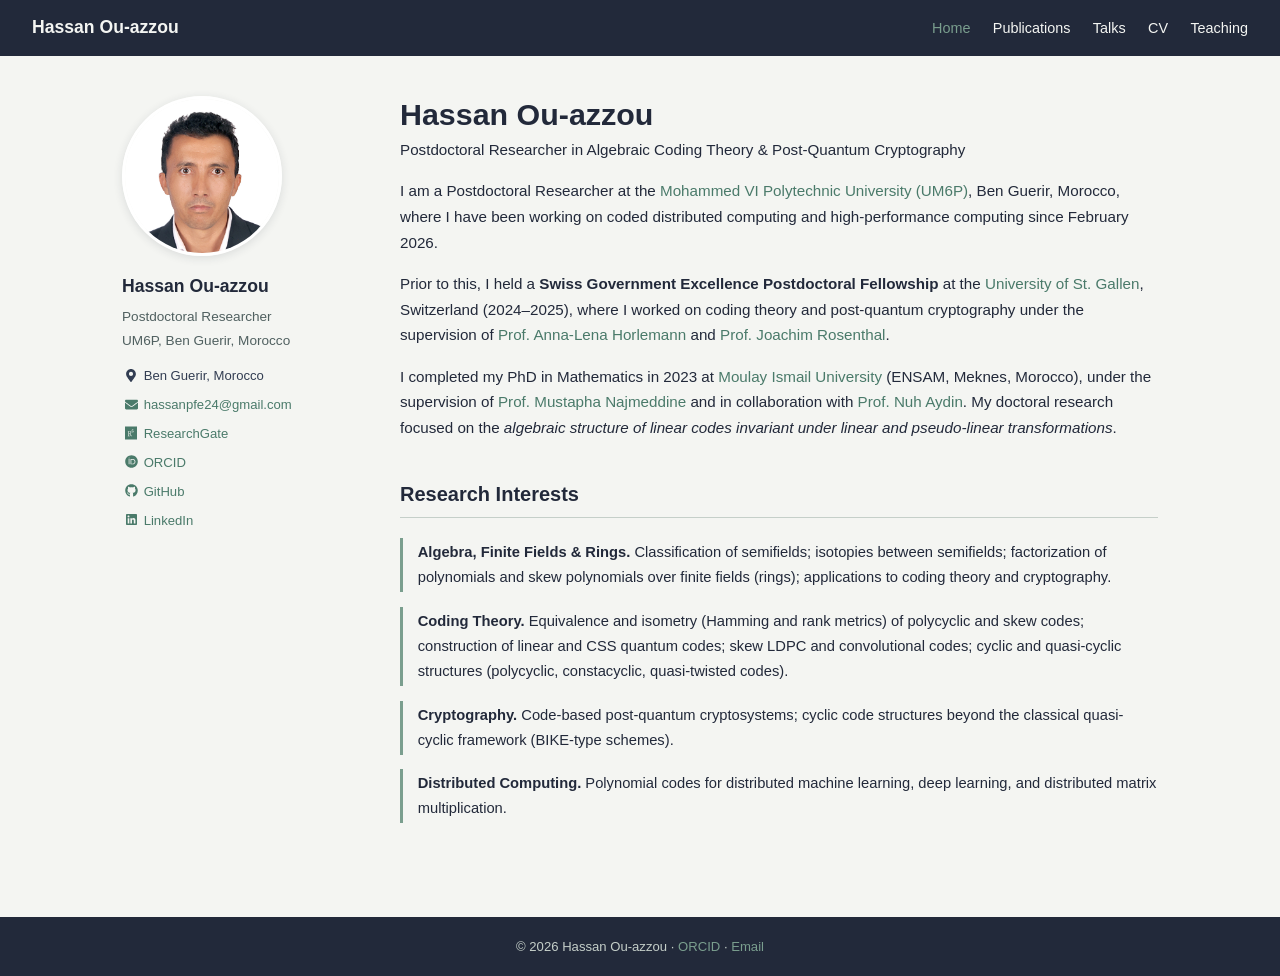
<file: index.html>
<!DOCTYPE html>
<html lang="en">
<head>
    <meta charset="UTF-8">
    <meta name="viewport" content="width=device-width, initial-scale=1.0">

    <title>Hassan Ou-azzou — Postdoctoral Researcher in Coding Theory &amp; Post-Quantum Cryptography</title>
    <meta name="description" content="Hassan Ou-azzou is a postdoctoral researcher at Mohammed VI Polytechnic University (UM6P), Morocco, working on algebraic coding theory, finite fields, post-quantum cryptography, and coded distributed computing.">
    <meta name="author" content="Hassan Ou-azzou">
    <meta name="keywords" content="Hassan Ou-azzou, Ou-azzou, coding theory, algebraic coding theory, finite fields, post-quantum cryptography, polycyclic codes, skew codes, quantum codes, code-based cryptography, UM6P, mathematician, Morocco">
    <meta name="robots" content="index, follow">
    <link rel="canonical" href="https://ouazzouu.github.io/Hassan-Ou-azzou/index.html">

    <!-- Open Graph / social -->
    <meta property="og:type" content="profile">
    <meta property="og:title" content="Hassan Ou-azzou — Postdoctoral Researcher in Coding Theory &amp; Cryptography">
    <meta property="og:description" content="Research in algebraic coding theory, finite fields, post-quantum cryptography, and coded distributed computing.">
    <meta property="og:url" content="https://ouazzouu.github.io/Hassan-Ou-azzou/">
    <meta property="og:image" content="https://ouazzouu.github.io/Hassan-Ou-azzou/profile.jpg">
    <meta property="profile:first_name" content="Hassan">
    <meta property="profile:last_name" content="Ou-azzou">
    <meta name="twitter:card" content="summary">
    <meta name="twitter:title" content="Hassan Ou-azzou — Coding Theory &amp; Cryptography Researcher">
    <meta name="twitter:description" content="Postdoctoral researcher in algebraic coding theory and post-quantum cryptography at UM6P, Morocco.">
    <meta name="twitter:image" content="https://ouazzouu.github.io/Hassan-Ou-azzou/profile.jpg">

    <!--
      GOOGLE SEARCH CONSOLE: after you add this site in Search Console using the
      "HTML tag" method, paste the <meta name="google-site-verification" ...> tag
      Google gives you on the line right below this comment, then re-upload the file.
    -->

    <link rel="icon" href="data:image/svg+xml,<svg xmlns='http://www.w3.org/2000/svg' viewBox='0 0 64 64'><rect width='64' height='64' rx='12' fill='%2322293a'/><text x='32' y='44' font-size='34' text-anchor='middle' fill='%237a9e8e' font-family='Georgia,serif'>H</text></svg>">
    <link rel="stylesheet" href="style.css">
    <link rel="stylesheet" href="icons.css">

    <script type="application/ld+json">
    {
      "@context": "https://schema.org",
      "@type": "Person",
      "name": "Hassan Ou-azzou",
      "givenName": "Hassan",
      "familyName": "Ou-azzou",
      "jobTitle": "Postdoctoral Researcher",
      "email": "mailto:hassanpfe24@gmail.com",
      "url": "https://ouazzouu.github.io/Hassan-Ou-azzou/",
      "image": "https://ouazzouu.github.io/Hassan-Ou-azzou/profile.jpg",
      "worksFor": {
        "@type": "Organization",
        "name": "Mohammed VI Polytechnic University (UM6P)",
        "url": "https://www.um6p.ma/"
      },
      "alumniOf": [
        { "@type": "CollegeOrUniversity", "name": "Moulay Ismail University" },
        { "@type": "CollegeOrUniversity", "name": "University of St. Gallen" }
      ],
      "knowsAbout": [
        "Algebraic Coding Theory",
        "Finite Fields",
        "Post-Quantum Cryptography",
        "Polycyclic Codes",
        "Skew Codes",
        "Quantum Codes",
        "Code-Based Cryptography",
        "Coded Distributed Computing"
      ],
      "address": {
        "@type": "PostalAddress",
        "addressLocality": "Ben Guerir",
        "addressCountry": "Morocco"
      },
      "sameAs": [
        "https://orcid.org/0000-0001-7401-6150",
        "https://www.researchgate.net/profile/Hassan-Ou-Azzou",
        "https://github.com/ouazzouu",
        "https://www.linkedin.com/in/hassan-ou-azzou-042560175/"
      ]
    }
    </script>
</head>
<body>

<a class="skip-link" href="#main">Skip to content</a>

<nav class="site-nav">
    <a class="nav-title" href="index.html">Hassan Ou-azzou</a>
    <ul class="nav-links">
        <li><a href="index.html" aria-current="page">Home</a></li>
        <li><a href="research.html">Publications</a></li>
        <li><a href="talks.html">Talks</a></li>
        <li><a href="cv.html">CV</a></li>
        <li><a href="teaching.html">Teaching</a></li>
    </ul>
</nav>

<div class="container">

    <!-- Sidebar -->
    <aside class="sidebar">
        <img src="profile.jpg" alt="Portrait of Hassan Ou-azzou">
        <div class="sidebar-name">Hassan Ou-azzou</div>
        <div class="sidebar-bio">Postdoctoral Researcher<br>UM6P, Ben Guerir, Morocco</div>
        <ul class="sidebar-links">
            <li><i class="fas fa-fw fa-map-marker-alt"></i> Ben Guerir, Morocco</li>
            <li><a href="mailto:hassanpfe24@gmail.com"><i class="fas fa-fw fa-envelope"></i> hassanpfe24@gmail.com</a></li>
            <li><a href="https://www.researchgate.net/profile/Hassan-Ou-Azzou" target="_blank" rel="noopener"><i class="fab fa-fw fa-researchgate"></i> ResearchGate</a></li>
            <li><a href="https://orcid.org/0000-0001-7401-6150" target="_blank" rel="noopener"><i class="fab fa-fw fa-orcid"></i> ORCID</a></li>
            <li><a href="https://github.com/ouazzouu" target="_blank" rel="noopener"><i class="fab fa-fw fa-github"></i> GitHub</a></li>
            <li><a href="https://www.linkedin.com/in/hassan-ou-azzou-042560175/" target="_blank" rel="noopener"><i class="fab fa-fw fa-linkedin"></i> LinkedIn</a></li>
        </ul>
    </aside>

    <!-- Main content -->
    <main class="content" id="main">

        <h1>Hassan Ou-azzou</h1>
        <p class="subtitle">Postdoctoral Researcher in Algebraic Coding Theory &amp; Post-Quantum Cryptography</p>

        <p>
            I am a Postdoctoral Researcher at the
            <a href="https://www.um6p.ma/" target="_blank" rel="noopener">Mohammed VI Polytechnic University (UM6P)</a>,
            Ben Guerir, Morocco, where I have been working on coded distributed computing and
            high-performance computing since February 2026.
        </p>

        <p>
            Prior to this, I held a <strong>Swiss Government Excellence Postdoctoral Fellowship</strong> at the
            <a href="https://www.unisg.ch/" target="_blank" rel="noopener">University of St. Gallen</a>, Switzerland (2024–2025),
            where I worked on coding theory and post-quantum cryptography under the supervision of
            <a href="https://www.unisg.ch/en/university/schools/school-of-computer-science/researchers/horlemann-anna-lena/" target="_blank" rel="noopener">Prof. Anna-Lena Horlemann</a>
            and <a href="https://user.math.uzh.ch/rosenthal/" target="_blank" rel="noopener">Prof. Joachim Rosenthal</a>.
        </p>

        <p>
            I completed my PhD in Mathematics in 2023 at
            <a href="http://www.umi.ac.ma/" target="_blank" rel="noopener">Moulay Ismail University</a>
            (ENSAM, Meknes, Morocco), under the supervision of
            <a href="mailto:m.najmeddine@umi.ac.ma">Prof. Mustapha Najmeddine</a>
            and in collaboration with <a href="https://www2.kenyon.edu/Depts/Math/Aydin/" target="_blank" rel="noopener">Prof. Nuh Aydin</a>.
            My doctoral research focused on the <em>algebraic structure of linear codes invariant
            under linear and pseudo-linear transformations</em>.
        </p>

        <h2>Research Interests</h2>

        <div class="ri-item">
            <strong>Algebra, Finite Fields &amp; Rings.</strong>
            Classification of semifields; isotopies between semifields; factorization of polynomials
            and skew polynomials over finite fields (rings); applications to coding theory and cryptography.
        </div>

        <div class="ri-item">
            <strong>Coding Theory.</strong>
            Equivalence and isometry (Hamming and rank metrics) of polycyclic and skew codes;
            construction of linear and CSS quantum codes; skew LDPC and convolutional codes;
            cyclic and quasi-cyclic structures (polycyclic, constacyclic, quasi-twisted codes).
        </div>

        <div class="ri-item">
            <strong>Cryptography.</strong>
            Code-based post-quantum cryptosystems; cyclic code structures beyond the classical
            quasi-cyclic framework (BIKE-type schemes).
        </div>

        <div class="ri-item">
            <strong>Distributed Computing.</strong>
            Polynomial codes for distributed machine learning, deep learning, and distributed
            matrix multiplication.
        </div>

    </main>

</div>

<footer class="site-footer">
    &copy; 2026 Hassan Ou-azzou &middot;
    <a href="https://orcid.org/0000-0001-7401-6150" target="_blank" rel="noopener">ORCID</a> &middot;
    <a href="mailto:hassanpfe24@gmail.com">Email</a>
</footer>

</body>
</html>
</file>
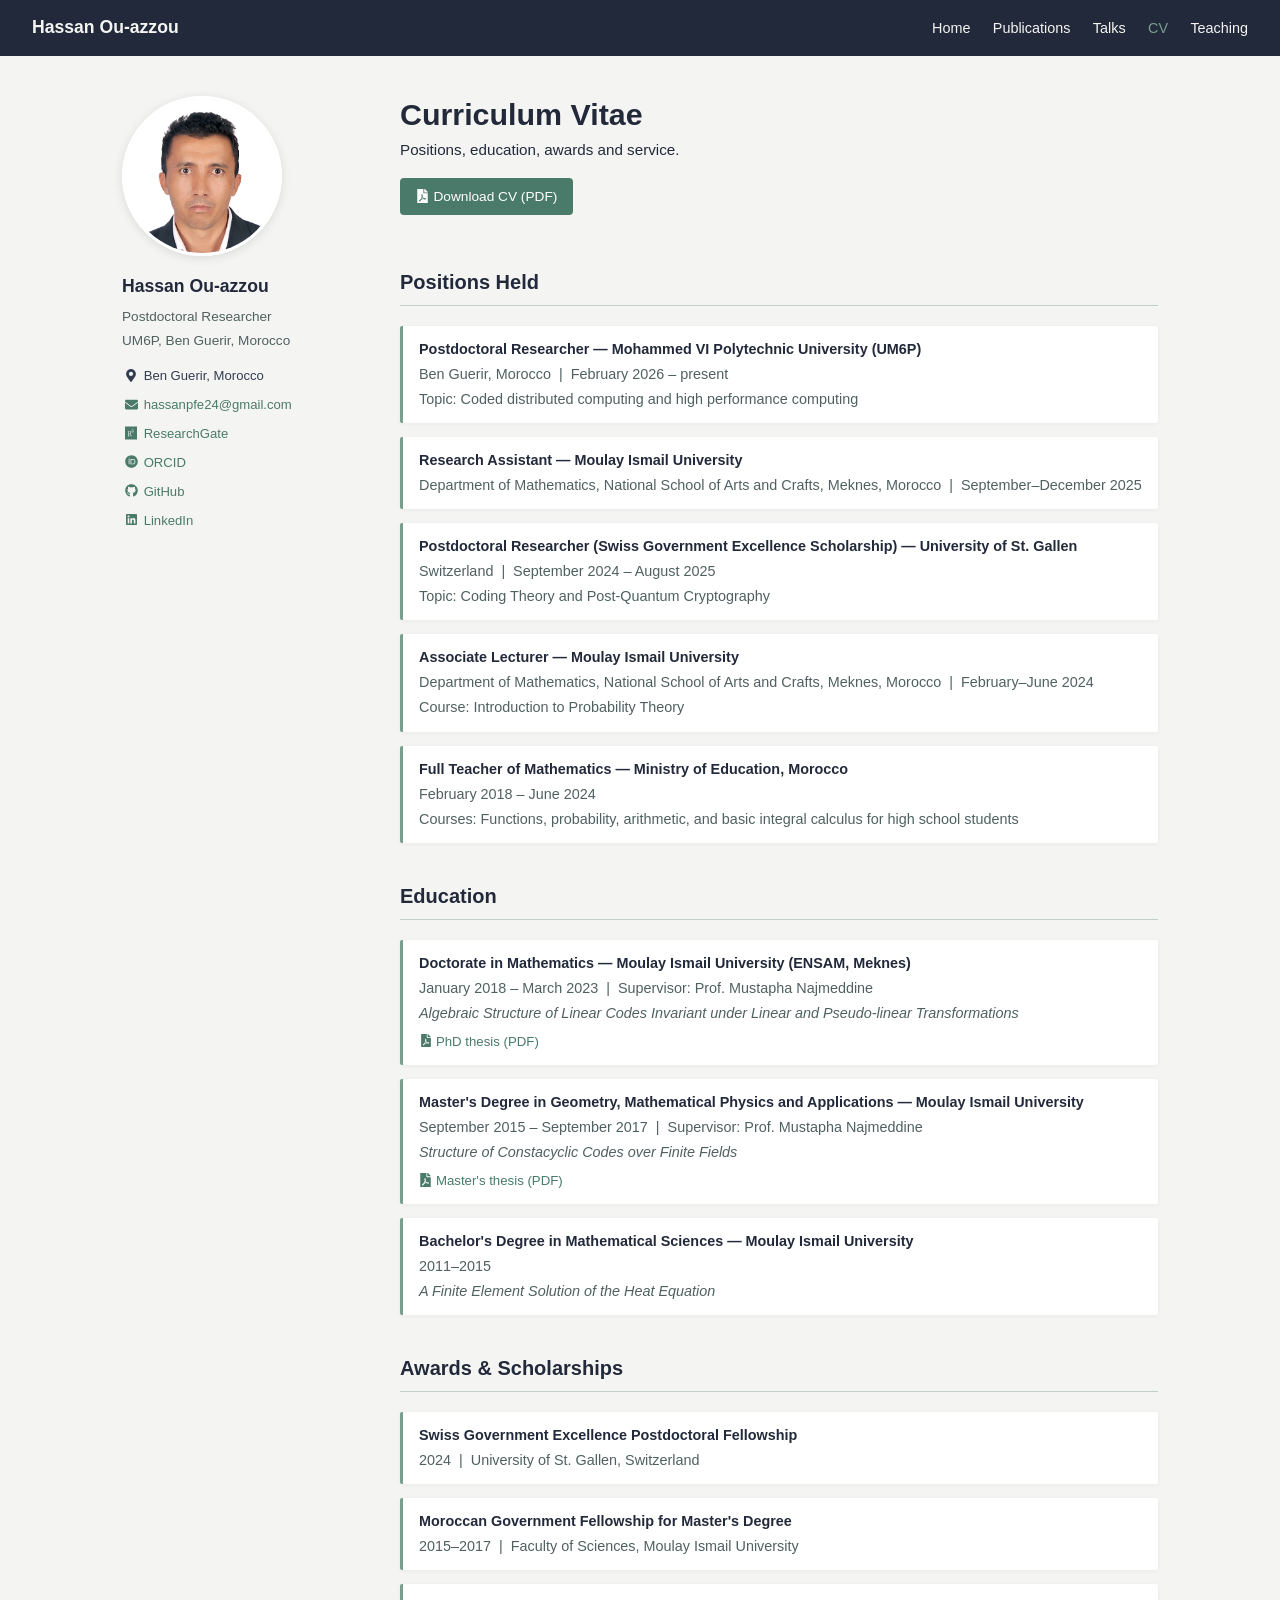
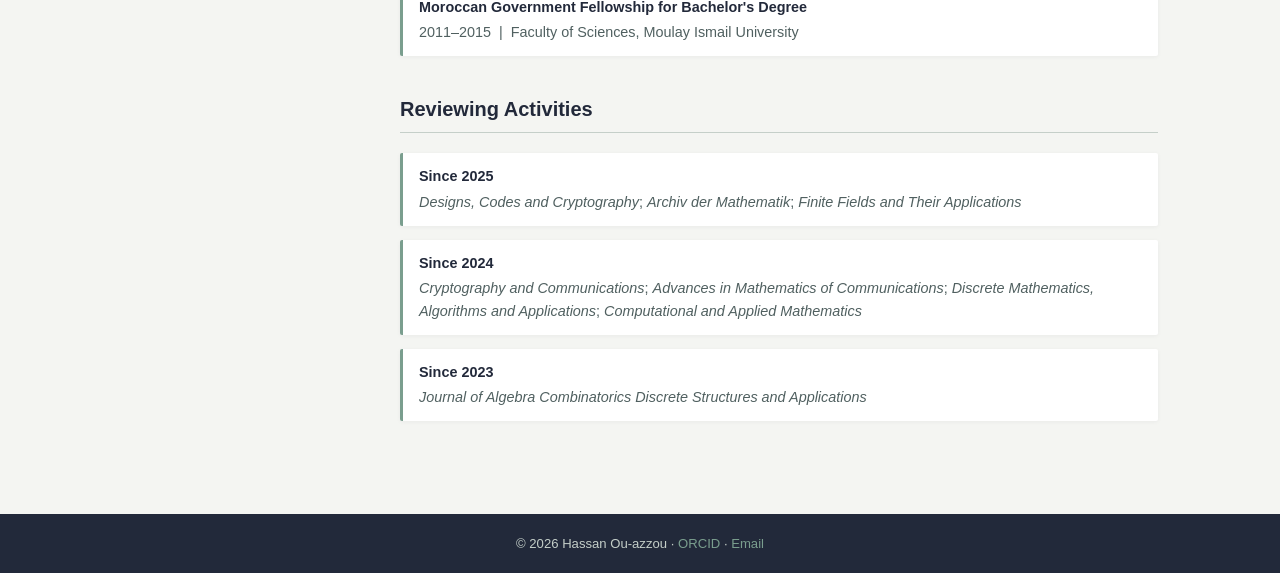
<file: cv.html>
<!DOCTYPE html>
<html lang="en">
<head>
    <meta charset="UTF-8">
    <meta name="viewport" content="width=device-width, initial-scale=1.0">

    <title>CV — Hassan Ou-azzou</title>
    <meta name="description" content="Curriculum vitae of Hassan Ou-azzou: positions at UM6P and University of St. Gallen, PhD in Mathematics, awards, and journal reviewing activities.">
    <meta name="author" content="Hassan Ou-azzou">
    <meta name="robots" content="index, follow">
    <link rel="canonical" href="https://ouazzouu.github.io/Hassan-Ou-azzou/cv.html">

    <meta property="og:type" content="profile">
    <meta property="og:title" content="CV — Hassan Ou-azzou">
    <meta property="og:description" content="Positions, education, awards and reviewing activities of Hassan Ou-azzou.">
    <meta property="og:url" content="https://ouazzouu.github.io/Hassan-Ou-azzou/cv.html">
    <meta property="og:image" content="https://ouazzouu.github.io/Hassan-Ou-azzou/profile.jpg">
    <meta name="twitter:card" content="summary">

    <link rel="icon" href="data:image/svg+xml,<svg xmlns='http://www.w3.org/2000/svg' viewBox='0 0 64 64'><rect width='64' height='64' rx='12' fill='%2322293a'/><text x='32' y='44' font-size='34' text-anchor='middle' fill='%237a9e8e' font-family='Georgia,serif'>H</text></svg>">
    <link rel="stylesheet" href="style.css">
    <link rel="stylesheet" href="icons.css">

    <script type="application/ld+json">
    {
      "@context": "https://schema.org",
      "@type": "Person",
      "name": "Hassan Ou-azzou",
      "jobTitle": "Postdoctoral Researcher",
      "url": "https://ouazzouu.github.io/Hassan-Ou-azzou/",
      "worksFor": { "@type": "Organization", "name": "Mohammed VI Polytechnic University (UM6P)" },
      "alumniOf": [
        { "@type": "CollegeOrUniversity", "name": "Moulay Ismail University" },
        { "@type": "CollegeOrUniversity", "name": "University of St. Gallen" }
      ],
      "sameAs": [
        "https://orcid.org/0000-0001-7401-6150",
        "https://www.researchgate.net/profile/Hassan-Ou-Azzou",
        "https://github.com/ouazzouu",
        "https://www.linkedin.com/in/hassan-ou-azzou-042560175/"
      ]
    }
    </script>
</head>
<body>

<a class="skip-link" href="#main">Skip to content</a>

<nav class="site-nav">
    <a class="nav-title" href="index.html">Hassan Ou-azzou</a>
    <ul class="nav-links">
        <li><a href="index.html">Home</a></li>
        <li><a href="research.html">Publications</a></li>
        <li><a href="talks.html">Talks</a></li>
        <li><a href="cv.html" aria-current="page">CV</a></li>
        <li><a href="teaching.html">Teaching</a></li>
    </ul>
</nav>

<div class="container">

    <aside class="sidebar">
        <img src="profile.jpg" alt="Portrait of Hassan Ou-azzou">
        <div class="sidebar-name">Hassan Ou-azzou</div>
        <div class="sidebar-bio">Postdoctoral Researcher<br>UM6P, Ben Guerir, Morocco</div>
        <ul class="sidebar-links">
            <li><i class="fas fa-fw fa-map-marker-alt"></i> Ben Guerir, Morocco</li>
            <li><a href="mailto:hassanpfe24@gmail.com"><i class="fas fa-fw fa-envelope"></i> hassanpfe24@gmail.com</a></li>
            <li><a href="https://www.researchgate.net/profile/Hassan-Ou-Azzou" target="_blank" rel="noopener"><i class="fab fa-fw fa-researchgate"></i> ResearchGate</a></li>
            <li><a href="https://orcid.org/0000-0001-7401-6150" target="_blank" rel="noopener"><i class="fab fa-fw fa-orcid"></i> ORCID</a></li>
            <li><a href="https://github.com/ouazzouu" target="_blank" rel="noopener"><i class="fab fa-fw fa-github"></i> GitHub</a></li>
            <li><a href="https://www.linkedin.com/in/hassan-ou-azzou-042560175/" target="_blank" rel="noopener"><i class="fab fa-fw fa-linkedin"></i> LinkedIn</a></li>
        </ul>
    </aside>

    <main class="content" id="main">

        <h1>Curriculum Vitae</h1>
        <p class="subtitle">Positions, education, awards and service.</p>

        <p><a class="btn" href="cv_en.pdf" target="_blank" rel="noopener"><i class="fas fa-file-pdf"></i> Download CV (PDF)</a></p>

        <h2>Positions Held</h2>

        <div class="card">
            <div class="card-title">Postdoctoral Researcher — Mohammed VI Polytechnic University (UM6P)</div>
            <div class="card-detail">Ben Guerir, Morocco &nbsp;|&nbsp; February 2026 – present</div>
            <div class="card-detail">Topic: Coded distributed computing and high performance computing</div>
        </div>

        <div class="card">
            <div class="card-title">Research Assistant — Moulay Ismail University</div>
            <div class="card-detail">Department of Mathematics, National School of Arts and Crafts, Meknes, Morocco &nbsp;|&nbsp; September–December 2025</div>
        </div>

        <div class="card">
            <div class="card-title">Postdoctoral Researcher (Swiss Government Excellence Scholarship) — University of St. Gallen</div>
            <div class="card-detail">Switzerland &nbsp;|&nbsp; September 2024 – August 2025</div>
            <div class="card-detail">Topic: Coding Theory and Post-Quantum Cryptography</div>
        </div>

        <div class="card">
            <div class="card-title">Associate Lecturer — Moulay Ismail University</div>
            <div class="card-detail">Department of Mathematics, National School of Arts and Crafts, Meknes, Morocco &nbsp;|&nbsp; February–June 2024</div>
            <div class="card-detail">Course: Introduction to Probability Theory</div>
        </div>

        <div class="card">
            <div class="card-title">Full Teacher of Mathematics — Ministry of Education, Morocco</div>
            <div class="card-detail">February 2018 – June 2024</div>
            <div class="card-detail">Courses: Functions, probability, arithmetic, and basic integral calculus for high school students</div>
        </div>

        <h2>Education</h2>

        <div class="card">
            <div class="card-title">Doctorate in Mathematics — Moulay Ismail University (ENSAM, Meknes)</div>
            <div class="card-detail">January 2018 – March 2023 &nbsp;|&nbsp; Supervisor: Prof. Mustapha Najmeddine</div>
            <div class="card-detail"><em>Algebraic Structure of Linear Codes Invariant under Linear and Pseudo-linear Transformations</em></div>
            <div class="pub-links"><a href="phd_thesis.pdf" target="_blank" rel="noopener"><i class="fas fa-file-pdf"></i> PhD thesis (PDF)</a></div>
        </div>

        <div class="card">
            <div class="card-title">Master's Degree in Geometry, Mathematical Physics and Applications — Moulay Ismail University</div>
            <div class="card-detail">September 2015 – September 2017 &nbsp;|&nbsp; Supervisor: Prof. Mustapha Najmeddine</div>
            <div class="card-detail"><em>Structure of Constacyclic Codes over Finite Fields</em></div>
            <div class="pub-links"><a href="master_thesis.pdf" target="_blank" rel="noopener"><i class="fas fa-file-pdf"></i> Master's thesis (PDF)</a></div>
        </div>

        <div class="card">
            <div class="card-title">Bachelor's Degree in Mathematical Sciences — Moulay Ismail University</div>
            <div class="card-detail">2011–2015</div>
            <div class="card-detail"><em>A Finite Element Solution of the Heat Equation</em></div>
        </div>

        <h2>Awards &amp; Scholarships</h2>

        <div class="card">
            <div class="card-title">Swiss Government Excellence Postdoctoral Fellowship</div>
            <div class="card-detail">2024 &nbsp;|&nbsp; University of St. Gallen, Switzerland</div>
        </div>

        <div class="card">
            <div class="card-title">Moroccan Government Fellowship for Master's Degree</div>
            <div class="card-detail">2015–2017 &nbsp;|&nbsp; Faculty of Sciences, Moulay Ismail University</div>
        </div>

        <div class="card">
            <div class="card-title">Moroccan Government Fellowship for Bachelor's Degree</div>
            <div class="card-detail">2011–2015 &nbsp;|&nbsp; Faculty of Sciences, Moulay Ismail University</div>
        </div>

        <h2>Reviewing Activities</h2>

        <div class="card">
            <div class="card-title">Since 2025</div>
            <div class="card-detail"><em>Designs, Codes and Cryptography</em>; <em>Archiv der Mathematik</em>; <em>Finite Fields and Their Applications</em></div>
        </div>

        <div class="card">
            <div class="card-title">Since 2024</div>
            <div class="card-detail"><em>Cryptography and Communications</em>; <em>Advances in Mathematics of Communications</em>; <em>Discrete Mathematics, Algorithms and Applications</em>; <em>Computational and Applied Mathematics</em></div>
        </div>

        <div class="card">
            <div class="card-title">Since 2023</div>
            <div class="card-detail"><em>Journal of Algebra Combinatorics Discrete Structures and Applications</em></div>
        </div>

    </main>

</div>

<footer class="site-footer">
    &copy; 2026 Hassan Ou-azzou &middot;
    <a href="https://orcid.org/0000-0001-7401-6150" target="_blank" rel="noopener">ORCID</a> &middot;
    <a href="mailto:hassanpfe24@gmail.com">Email</a>
</footer>

</body>
</html>
</file>
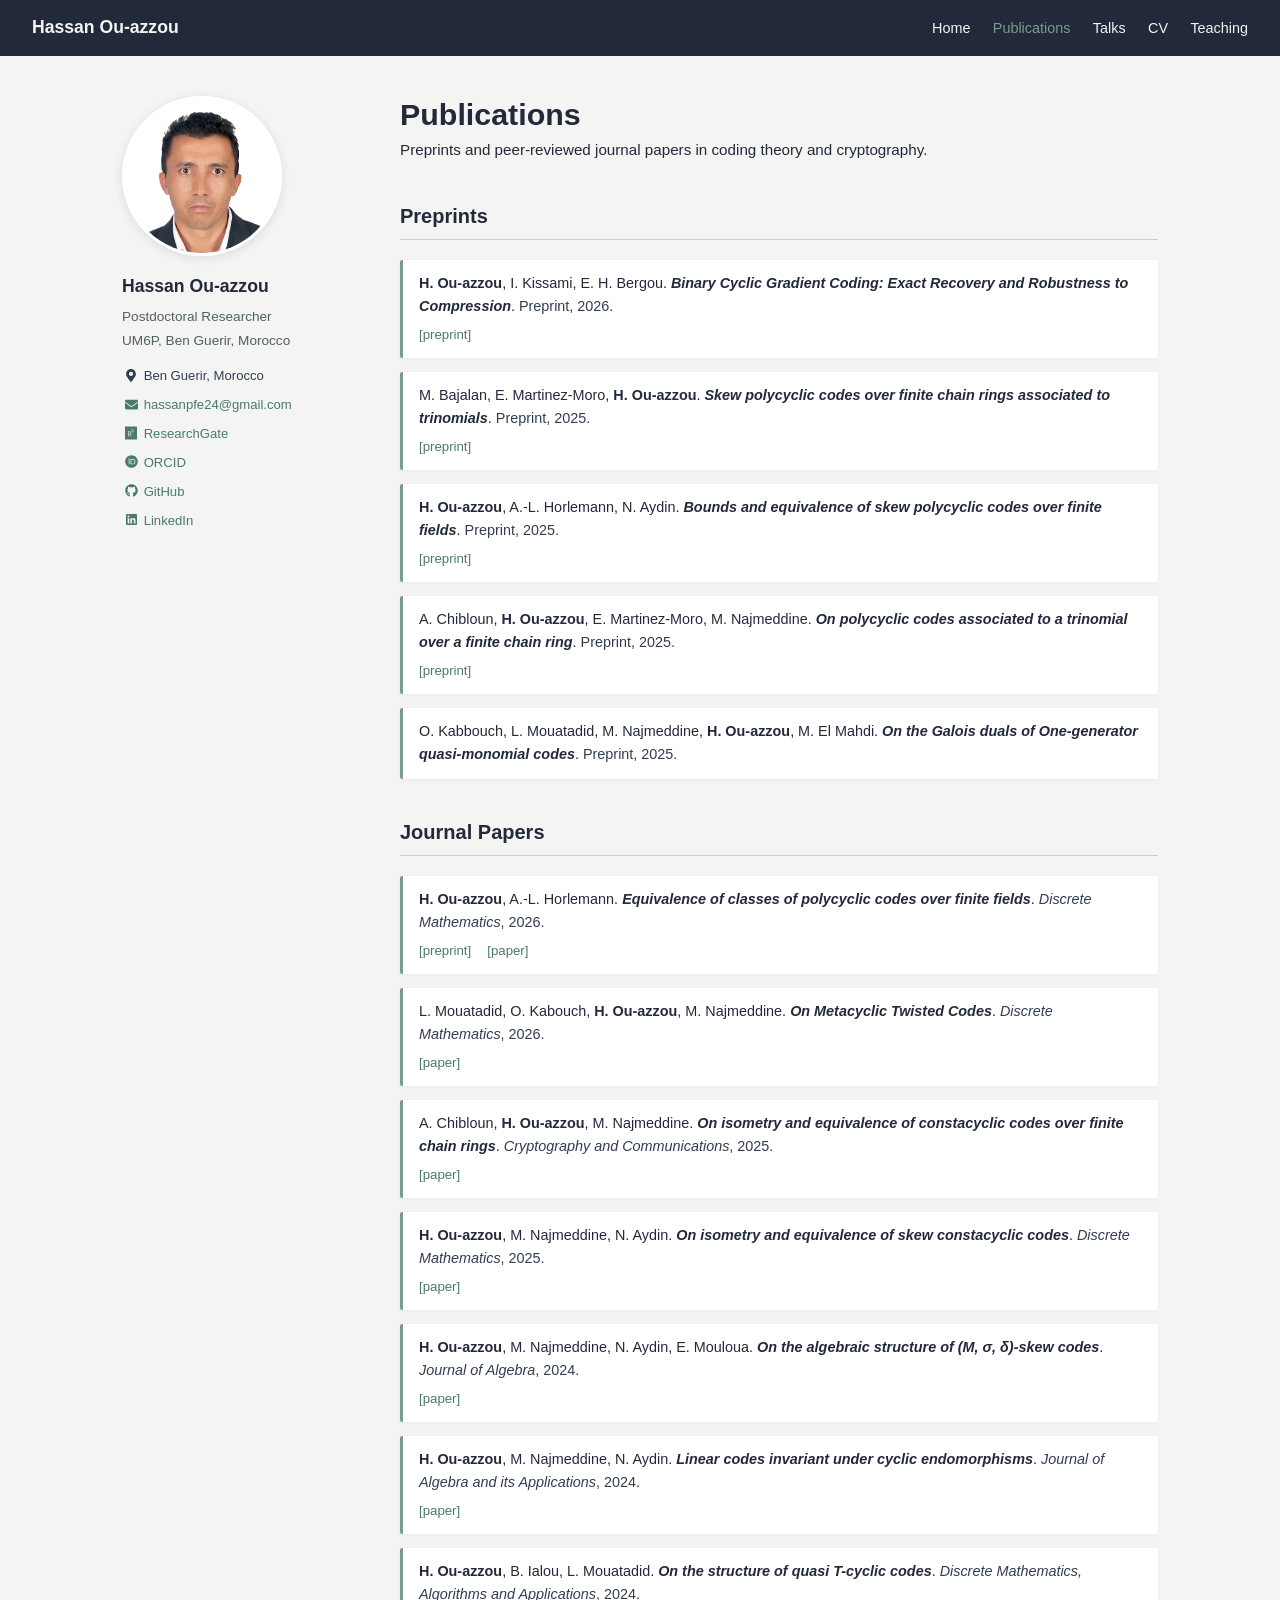
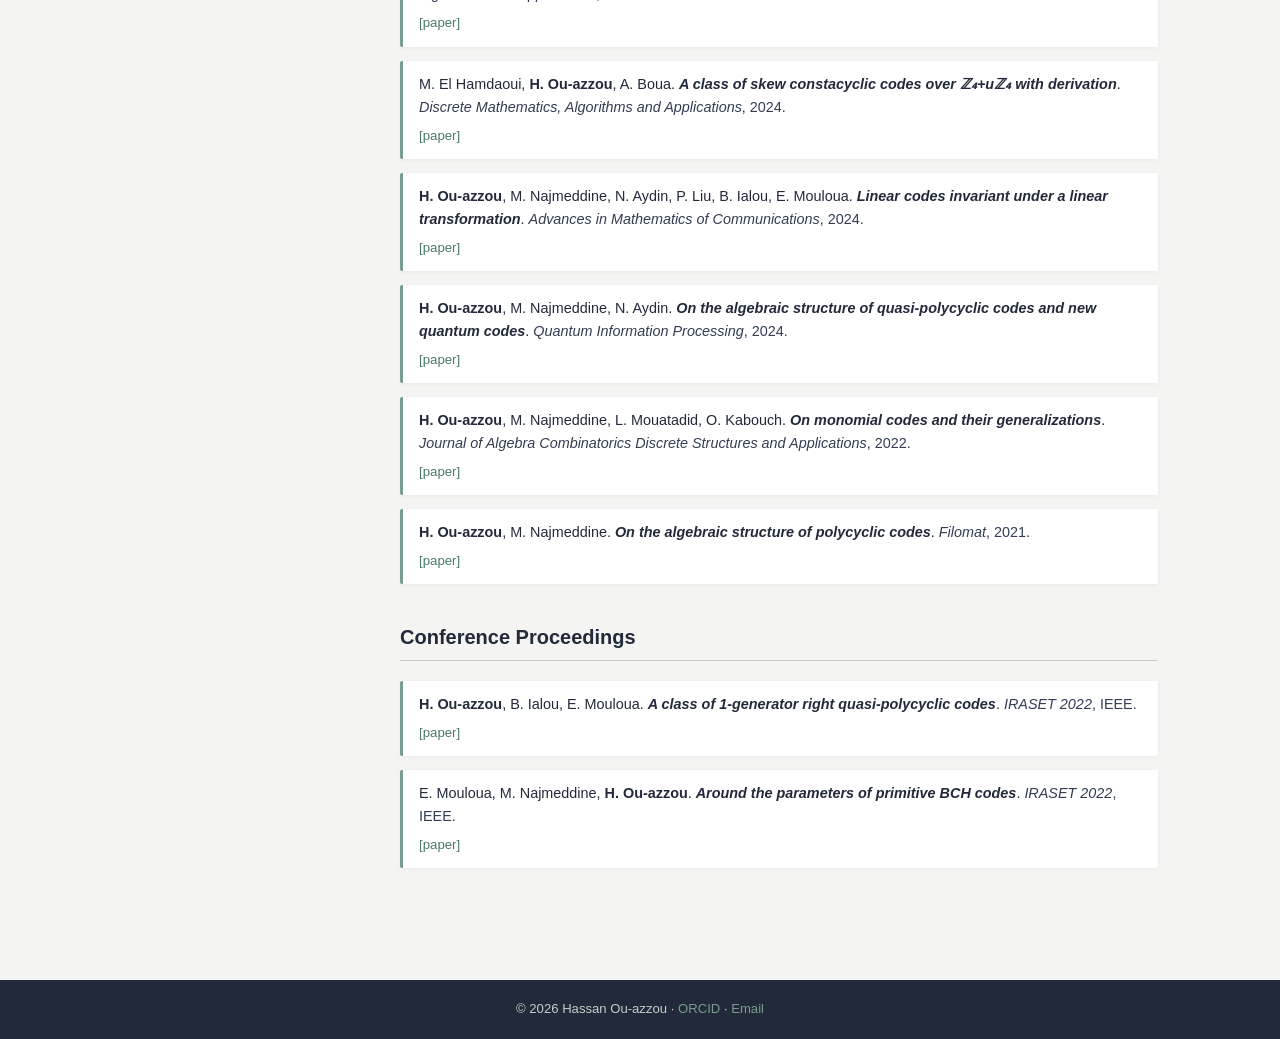
<file: research.html>
<!DOCTYPE html>
<html lang="en">
<head>
    <meta charset="UTF-8">
    <meta name="viewport" content="width=device-width, initial-scale=1.0">

    <title>Publications — Hassan Ou-azzou</title>
    <meta name="description" content="Publications, preprints and journal papers by Hassan Ou-azzou on polycyclic codes, skew codes, constacyclic codes, quantum codes and algebraic coding theory.">
    <meta name="author" content="Hassan Ou-azzou">
    <meta name="keywords" content="Hassan Ou-azzou publications, polycyclic codes, skew polycyclic codes, constacyclic codes, quantum codes, coding theory papers, finite fields">
    <meta name="robots" content="index, follow">
    <link rel="canonical" href="https://ouazzouu.github.io/Hassan-Ou-azzou/research.html">

    <meta property="og:type" content="website">
    <meta property="og:title" content="Publications — Hassan Ou-azzou">
    <meta property="og:description" content="Preprints and journal papers in algebraic coding theory and cryptography.">
    <meta property="og:url" content="https://ouazzouu.github.io/Hassan-Ou-azzou/research.html">
    <meta property="og:image" content="https://ouazzouu.github.io/Hassan-Ou-azzou/profile.jpg">
    <meta name="twitter:card" content="summary">

    <link rel="icon" href="data:image/svg+xml,<svg xmlns='http://www.w3.org/2000/svg' viewBox='0 0 64 64'><rect width='64' height='64' rx='12' fill='%2322293a'/><text x='32' y='44' font-size='34' text-anchor='middle' fill='%237a9e8e' font-family='Georgia,serif'>H</text></svg>">
    <link rel="stylesheet" href="style.css">
    <link rel="stylesheet" href="icons.css">

    <script type="application/ld+json">
    {
      "@context": "https://schema.org",
      "@type": "Person",
      "name": "Hassan Ou-azzou",
      "jobTitle": "Postdoctoral Researcher",
      "url": "https://ouazzouu.github.io/Hassan-Ou-azzou/",
      "image": "https://ouazzouu.github.io/Hassan-Ou-azzou/profile.jpg",
      "worksFor": { "@type": "Organization", "name": "Mohammed VI Polytechnic University (UM6P)" },
      "knowsAbout": ["Algebraic Coding Theory", "Finite Fields", "Post-Quantum Cryptography", "Polycyclic Codes", "Skew Codes", "Quantum Codes"],
      "sameAs": [
        "https://orcid.org/0000-0001-7401-6150",
        "https://www.researchgate.net/profile/Hassan-Ou-Azzou",
        "https://github.com/ouazzouu",
        "https://www.linkedin.com/in/hassan-ou-azzou-042560175/"
      ]
    }
    </script>
</head>
<body>

<a class="skip-link" href="#main">Skip to content</a>

<nav class="site-nav">
    <a class="nav-title" href="index.html">Hassan Ou-azzou</a>
    <ul class="nav-links">
        <li><a href="index.html">Home</a></li>
        <li><a href="research.html" aria-current="page">Publications</a></li>
        <li><a href="talks.html">Talks</a></li>
        <li><a href="cv.html">CV</a></li>
        <li><a href="teaching.html">Teaching</a></li>
    </ul>
</nav>

<div class="container">

    <aside class="sidebar">
        <img src="profile.jpg" alt="Portrait of Hassan Ou-azzou">
        <div class="sidebar-name">Hassan Ou-azzou</div>
        <div class="sidebar-bio">Postdoctoral Researcher<br>UM6P, Ben Guerir, Morocco</div>
        <ul class="sidebar-links">
            <li><i class="fas fa-fw fa-map-marker-alt"></i> Ben Guerir, Morocco</li>
            <li><a href="mailto:hassanpfe24@gmail.com"><i class="fas fa-fw fa-envelope"></i> hassanpfe24@gmail.com</a></li>
            <li><a href="https://www.researchgate.net/profile/Hassan-Ou-Azzou" target="_blank" rel="noopener"><i class="fab fa-fw fa-researchgate"></i> ResearchGate</a></li>
            <li><a href="https://orcid.org/0000-0001-7401-6150" target="_blank" rel="noopener"><i class="fab fa-fw fa-orcid"></i> ORCID</a></li>
            <li><a href="https://github.com/ouazzouu" target="_blank" rel="noopener"><i class="fab fa-fw fa-github"></i> GitHub</a></li>
            <li><a href="https://www.linkedin.com/in/hassan-ou-azzou-042560175/" target="_blank" rel="noopener"><i class="fab fa-fw fa-linkedin"></i> LinkedIn</a></li>
        </ul>
    </aside>

    <main class="content" id="main">

        <h1>Publications</h1>
        <p class="subtitle">Preprints and peer-reviewed journal papers in coding theory and cryptography.</p>

        <!-- Preprints -->
        <h2>Preprints</h2>
        <ul class="card-list">

            <li>
                <strong>H. Ou-azzou</strong>, I. Kissami, E. H. Bergou.
                <span class="pub-title">Binary Cyclic Gradient Coding: Exact Recovery and Robustness to Compression</span>.
                <span class="pub-journal">Preprint, 2026.</span>
                <div class="pub-links">
                    <a href="https://doi.org/10.48550/arXiv.2610.20087" target="_blank" rel="noopener">[preprint]</a>
                </div>
            </li>

            <li>
                M. Bajalan, E. Martinez-Moro, <strong>H. Ou-azzou</strong>.
                <span class="pub-title">Skew polycyclic codes over finite chain rings associated to trinomials</span>.
                <span class="pub-journal">Preprint, 2025.</span>
                <div class="pub-links">
                    <a href="https://doi.org/10.48550/arXiv.2605.03164" target="_blank" rel="noopener">[preprint]</a>
                </div>
            </li>

            <li>
                <strong>H. Ou-azzou</strong>, A.-L. Horlemann, N. Aydin.
                <span class="pub-title">Bounds and equivalence of skew polycyclic codes over finite fields</span>.
                <span class="pub-journal">Preprint, 2025.</span>
                <div class="pub-links">
                    <a href="http://dx.doi.org/10.48550/arXiv.2507.17571" target="_blank" rel="noopener">[preprint]</a>
                </div>
            </li>

            <li>
                A. Chibloun, <strong>H. Ou-azzou</strong>, E. Martinez-Moro, M. Najmeddine.
                <span class="pub-title">On polycyclic codes associated to a trinomial over a finite chain ring</span>.
                <span class="pub-journal">Preprint, 2025.</span>
                <div class="pub-links">
                    <a href="http://dx.doi.org/10.48550/arXiv.2503.11765" target="_blank" rel="noopener">[preprint]</a>
                </div>
            </li>

            <li>
                O. Kabbouch, L. Mouatadid, M. Najmeddine, <strong>H. Ou-azzou</strong>, M. El Mahdi.
                <span class="pub-title">On the Galois duals of One-generator quasi-monomial codes</span>.
                <span class="pub-journal">Preprint, 2025.</span>
            </li>

        </ul>

        <!-- Journal Papers -->
        <h2>Journal Papers</h2>
        <ul class="card-list">

            <li>
                <strong>H. Ou-azzou</strong>, A.-L. Horlemann.
                <span class="pub-title">Equivalence of classes of polycyclic codes over finite fields</span>.
                <span class="pub-journal"><em>Discrete Mathematics</em>, 2026.</span>
                <div class="pub-links">
                    <a href="http://arxiv.org/abs/2503.04498" target="_blank" rel="noopener">[preprint]</a>
                    <a href="https://doi.org/10.1016/j.disc.2026.115234" target="_blank" rel="noopener">[paper]</a>
                </div>
            </li>

            <li>
                L. Mouatadid, O. Kabouch, <strong>H. Ou-azzou</strong>, M. Najmeddine.
                <span class="pub-title">On Metacyclic Twisted Codes</span>.
                <span class="pub-journal"><em>Discrete Mathematics</em>, 2026.</span>
                <div class="pub-links">
                    <a href="https://doi.org/10.1016/j.disc.2026.115201" target="_blank" rel="noopener">[paper]</a>
                </div>
            </li>

            <li>
                A. Chibloun, <strong>H. Ou-azzou</strong>, M. Najmeddine.
                <span class="pub-title">On isometry and equivalence of constacyclic codes over finite chain rings</span>.
                <span class="pub-journal"><em>Cryptography and Communications</em>, 2025.</span>
                <div class="pub-links">
                    <a href="https://link.springer.com/article/10.1007/s12095-024-00758-3" target="_blank" rel="noopener">[paper]</a>
                </div>
            </li>

            <li>
                <strong>H. Ou-azzou</strong>, M. Najmeddine, N. Aydin.
                <span class="pub-title">On isometry and equivalence of skew constacyclic codes</span>.
                <span class="pub-journal"><em>Discrete Mathematics</em>, 2025.</span>
                <div class="pub-links">
                    <a href="http://dx.doi.org/10.1016/j.disc.2024.114279" target="_blank" rel="noopener">[paper]</a>
                </div>
            </li>

            <li>
                <strong>H. Ou-azzou</strong>, M. Najmeddine, N. Aydin, E. Mouloua.
                <span class="pub-title">On the algebraic structure of (M, σ, δ)-skew codes</span>.
                <span class="pub-journal"><em>Journal of Algebra</em>, 2024.</span>
                <div class="pub-links">
                    <a href="https://doi.org/10.1016/j.jalgebra.2023.09.014" target="_blank" rel="noopener">[paper]</a>
                </div>
            </li>

            <li>
                <strong>H. Ou-azzou</strong>, M. Najmeddine, N. Aydin.
                <span class="pub-title">Linear codes invariant under cyclic endomorphisms</span>.
                <span class="pub-journal"><em>Journal of Algebra and its Applications</em>, 2024.</span>
                <div class="pub-links">
                    <a href="https://doi.org/10.1142/S0219498825500653" target="_blank" rel="noopener">[paper]</a>
                </div>
            </li>

            <li>
                <strong>H. Ou-azzou</strong>, B. Ialou, L. Mouatadid.
                <span class="pub-title">On the structure of quasi T-cyclic codes</span>.
                <span class="pub-journal"><em>Discrete Mathematics, Algorithms and Applications</em>, 2024.</span>
                <div class="pub-links">
                    <a href="https://www.worldscientific.com/doi/10.1142/S1793830924500691" target="_blank" rel="noopener">[paper]</a>
                </div>
            </li>

            <li>
                M. El Hamdaoui, <strong>H. Ou-azzou</strong>, A. Boua.
                <span class="pub-title">A class of skew constacyclic codes over ℤ₄+uℤ₄ with derivation</span>.
                <span class="pub-journal"><em>Discrete Mathematics, Algorithms and Applications</em>, 2024.</span>
                <div class="pub-links">
                    <a href="https://www.worldscientific.com/doi/10.1142/S1793830924501271" target="_blank" rel="noopener">[paper]</a>
                </div>
            </li>

            <li>
                <strong>H. Ou-azzou</strong>, M. Najmeddine, N. Aydin, P. Liu, B. Ialou, E. Mouloua.
                <span class="pub-title">Linear codes invariant under a linear transformation</span>.
                <span class="pub-journal"><em>Advances in Mathematics of Communications</em>, 2024.</span>
                <div class="pub-links">
                    <a href="https://www.aimsciences.org//article/doi/10.3934/amc.2024018" target="_blank" rel="noopener">[paper]</a>
                </div>
            </li>

            <li>
                <strong>H. Ou-azzou</strong>, M. Najmeddine, N. Aydin.
                <span class="pub-title">On the algebraic structure of quasi-polycyclic codes and new quantum codes</span>.
                <span class="pub-journal"><em>Quantum Information Processing</em>, 2024.</span>
                <div class="pub-links">
                    <a href="https://link.springer.com/article/10.1007/s11128-024-04304-1" target="_blank" rel="noopener">[paper]</a>
                </div>
            </li>

            <li>
                <strong>H. Ou-azzou</strong>, M. Najmeddine, L. Mouatadid, O. Kabouch.
                <span class="pub-title">On monomial codes and their generalizations</span>.
                <span class="pub-journal"><em>Journal of Algebra Combinatorics Discrete Structures and Applications</em>, 2022.</span>
                <div class="pub-links">
                    <a href="https://jacodesmath.com/index.php/jacodesmath/article/view/247" target="_blank" rel="noopener">[paper]</a>
                </div>
            </li>

            <li>
                <strong>H. Ou-azzou</strong>, M. Najmeddine.
                <span class="pub-title">On the algebraic structure of polycyclic codes</span>.
                <span class="pub-journal"><em>Filomat</em>, 2021.</span>
                <div class="pub-links">
                    <a href="https://doiserbia.nb.rs/Article.aspx?ID=0354-51802110407O" target="_blank" rel="noopener">[paper]</a>
                </div>
            </li>

        </ul>

        <!-- Conference Proceedings -->
        <h2>Conference Proceedings</h2>
        <ul class="card-list">

            <li>
                <strong>H. Ou-azzou</strong>, B. Ialou, E. Mouloua.
                <span class="pub-title">A class of 1-generator right quasi-polycyclic codes</span>.
                <span class="pub-journal"><em>IRASET 2022</em>, IEEE.</span>
                <div class="pub-links">
                    <a href="https://ieeexplore.ieee.org/document/9738244" target="_blank" rel="noopener">[paper]</a>
                </div>
            </li>

            <li>
                E. Mouloua, M. Najmeddine, <strong>H. Ou-azzou</strong>.
                <span class="pub-title">Around the parameters of primitive BCH codes</span>.
                <span class="pub-journal"><em>IRASET 2022</em>, IEEE.</span>
                <div class="pub-links">
                    <a href="https://ieeexplore.ieee.org/document/9737805" target="_blank" rel="noopener">[paper]</a>
                </div>
            </li>

        </ul>

    </main>

</div>

<footer class="site-footer">
    &copy; 2026 Hassan Ou-azzou &middot;
    <a href="https://orcid.org/0000-0001-7401-6150" target="_blank" rel="noopener">ORCID</a> &middot;
    <a href="mailto:hassanpfe24@gmail.com">Email</a>
</footer>

</body>
</html>
</file>
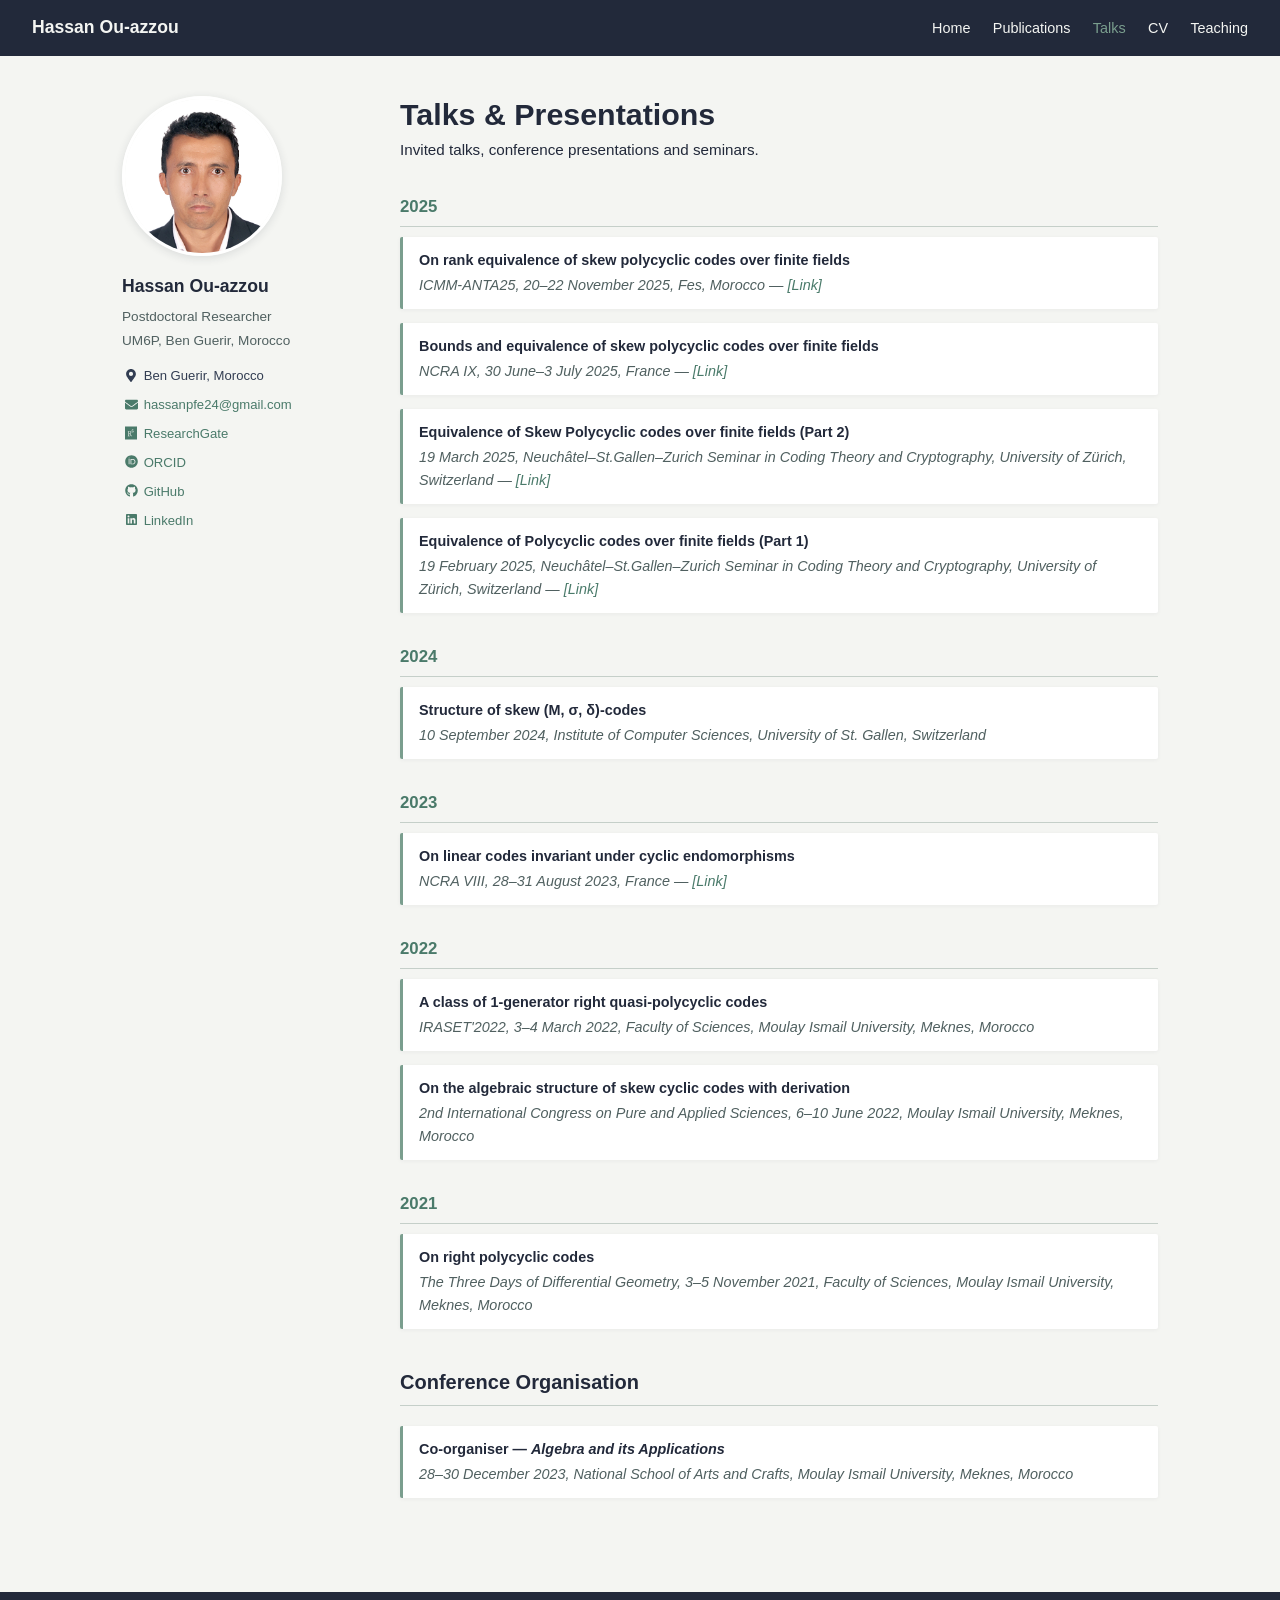
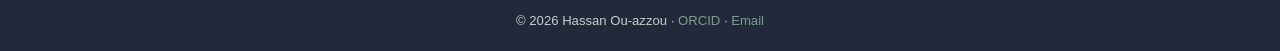
<file: talks.html>
<!DOCTYPE html>
<html lang="en">
<head>
    <meta charset="UTF-8">
    <meta name="viewport" content="width=device-width, initial-scale=1.0">

    <title>Talks &amp; Presentations — Hassan Ou-azzou</title>
    <meta name="description" content="Invited talks, conference presentations and seminars by Hassan Ou-azzou on skew and polycyclic codes, coding theory and cryptography (2021–2025).">
    <meta name="author" content="Hassan Ou-azzou">
    <meta name="robots" content="index, follow">
    <link rel="canonical" href="https://ouazzouu.github.io/Hassan-Ou-azzou/talks.html">

    <meta property="og:type" content="website">
    <meta property="og:title" content="Talks &amp; Presentations — Hassan Ou-azzou">
    <meta property="og:description" content="Conference talks and seminars in coding theory and cryptography.">
    <meta property="og:url" content="https://ouazzouu.github.io/Hassan-Ou-azzou/talks.html">
    <meta property="og:image" content="https://ouazzouu.github.io/Hassan-Ou-azzou/profile.jpg">
    <meta name="twitter:card" content="summary">

    <link rel="icon" href="data:image/svg+xml,<svg xmlns='http://www.w3.org/2000/svg' viewBox='0 0 64 64'><rect width='64' height='64' rx='12' fill='%2322293a'/><text x='32' y='44' font-size='34' text-anchor='middle' fill='%237a9e8e' font-family='Georgia,serif'>H</text></svg>">
    <link rel="stylesheet" href="style.css">
    <link rel="stylesheet" href="icons.css">

    <script type="application/ld+json">
    {
      "@context": "https://schema.org",
      "@type": "Person",
      "name": "Hassan Ou-azzou",
      "jobTitle": "Postdoctoral Researcher",
      "url": "https://ouazzouu.github.io/Hassan-Ou-azzou/",
      "worksFor": { "@type": "Organization", "name": "Mohammed VI Polytechnic University (UM6P)" },
      "sameAs": [
        "https://orcid.org/0000-0001-7401-6150",
        "https://www.researchgate.net/profile/Hassan-Ou-Azzou",
        "https://github.com/ouazzouu",
        "https://www.linkedin.com/in/hassan-ou-azzou-042560175/"
      ]
    }
    </script>
</head>
<body>

<a class="skip-link" href="#main">Skip to content</a>

<nav class="site-nav">
    <a class="nav-title" href="index.html">Hassan Ou-azzou</a>
    <ul class="nav-links">
        <li><a href="index.html">Home</a></li>
        <li><a href="research.html">Publications</a></li>
        <li><a href="talks.html" aria-current="page">Talks</a></li>
        <li><a href="cv.html">CV</a></li>
        <li><a href="teaching.html">Teaching</a></li>
    </ul>
</nav>

<div class="container">

    <aside class="sidebar">
        <img src="profile.jpg" alt="Portrait of Hassan Ou-azzou">
        <div class="sidebar-name">Hassan Ou-azzou</div>
        <div class="sidebar-bio">Postdoctoral Researcher<br>UM6P, Ben Guerir, Morocco</div>
        <ul class="sidebar-links">
            <li><i class="fas fa-fw fa-map-marker-alt"></i> Ben Guerir, Morocco</li>
            <li><a href="mailto:hassanpfe24@gmail.com"><i class="fas fa-fw fa-envelope"></i> hassanpfe24@gmail.com</a></li>
            <li><a href="https://www.researchgate.net/profile/Hassan-Ou-Azzou" target="_blank" rel="noopener"><i class="fab fa-fw fa-researchgate"></i> ResearchGate</a></li>
            <li><a href="https://orcid.org/0000-0001-7401-6150" target="_blank" rel="noopener"><i class="fab fa-fw fa-orcid"></i> ORCID</a></li>
            <li><a href="https://github.com/ouazzouu" target="_blank" rel="noopener"><i class="fab fa-fw fa-github"></i> GitHub</a></li>
            <li><a href="https://www.linkedin.com/in/hassan-ou-azzou-042560175/" target="_blank" rel="noopener"><i class="fab fa-fw fa-linkedin"></i> LinkedIn</a></li>
        </ul>
    </aside>

    <main class="content" id="main">

        <h1>Talks &amp; Presentations</h1>
        <p class="subtitle">Invited talks, conference presentations and seminars.</p>

        <div class="year-heading">2025</div>

        <div class="card">
            <div class="card-title">On rank equivalence of skew polycyclic codes over finite fields</div>
            <div class="card-venue">ICMM-ANTA25, 20–22 November 2025, Fes, Morocco — <a href="https://ens.usmba.ac.ma/Colloque-International/20-22-NOV-2025/" target="_blank" rel="noopener">[Link]</a></div>
        </div>

        <div class="card">
            <div class="card-title">Bounds and equivalence of skew polycyclic codes over finite fields</div>
            <div class="card-venue">NCRA IX, 30 June–3 July 2025, France — <a href="http://leroy.perso.math.cnrs.fr" target="_blank" rel="noopener">[Link]</a></div>
        </div>

        <div class="card">
            <div class="card-title">Equivalence of Skew Polycyclic codes over finite fields (Part 2)</div>
            <div class="card-venue">19 March 2025, Neuchâtel–St.Gallen–Zurich Seminar in Coding Theory and Cryptography, University of Zürich, Switzerland — <a href="https://www.math.uzh.ch/aa/events" target="_blank" rel="noopener">[Link]</a></div>
        </div>

        <div class="card">
            <div class="card-title">Equivalence of Polycyclic codes over finite fields (Part 1)</div>
            <div class="card-venue">19 February 2025, Neuchâtel–St.Gallen–Zurich Seminar in Coding Theory and Cryptography, University of Zürich, Switzerland — <a href="https://www.math.uzh.ch/aa/events" target="_blank" rel="noopener">[Link]</a></div>
        </div>

        <div class="year-heading">2024</div>

        <div class="card">
            <div class="card-title">Structure of skew (M, σ, δ)-codes</div>
            <div class="card-venue">10 September 2024, Institute of Computer Sciences, University of St. Gallen, Switzerland</div>
        </div>

        <div class="year-heading">2023</div>

        <div class="card">
            <div class="card-title">On linear codes invariant under cyclic endomorphisms</div>
            <div class="card-venue">NCRA VIII, 28–31 August 2023, France — <a href="http://leroy.perso.math.cnrs.fr" target="_blank" rel="noopener">[Link]</a></div>
        </div>

        <div class="year-heading">2022</div>

        <div class="card">
            <div class="card-title">A class of 1-generator right quasi-polycyclic codes</div>
            <div class="card-venue">IRASET'2022, 3–4 March 2022, Faculty of Sciences, Moulay Ismail University, Meknes, Morocco</div>
        </div>

        <div class="card">
            <div class="card-title">On the algebraic structure of skew cyclic codes with derivation</div>
            <div class="card-venue">2nd International Congress on Pure and Applied Sciences, 6–10 June 2022, Moulay Ismail University, Meknes, Morocco</div>
        </div>

        <div class="year-heading">2021</div>

        <div class="card">
            <div class="card-title">On right polycyclic codes</div>
            <div class="card-venue">The Three Days of Differential Geometry, 3–5 November 2021, Faculty of Sciences, Moulay Ismail University, Meknes, Morocco</div>
        </div>

        <h2>Conference Organisation</h2>

        <div class="card">
            <div class="card-title">Co-organiser — <em>Algebra and its Applications</em></div>
            <div class="card-venue">28–30 December 2023, National School of Arts and Crafts, Moulay Ismail University, Meknes, Morocco</div>
        </div>

    </main>

</div>

<footer class="site-footer">
    &copy; 2026 Hassan Ou-azzou &middot;
    <a href="https://orcid.org/0000-0001-7401-6150" target="_blank" rel="noopener">ORCID</a> &middot;
    <a href="mailto:hassanpfe24@gmail.com">Email</a>
</footer>

</body>
</html>
</file>
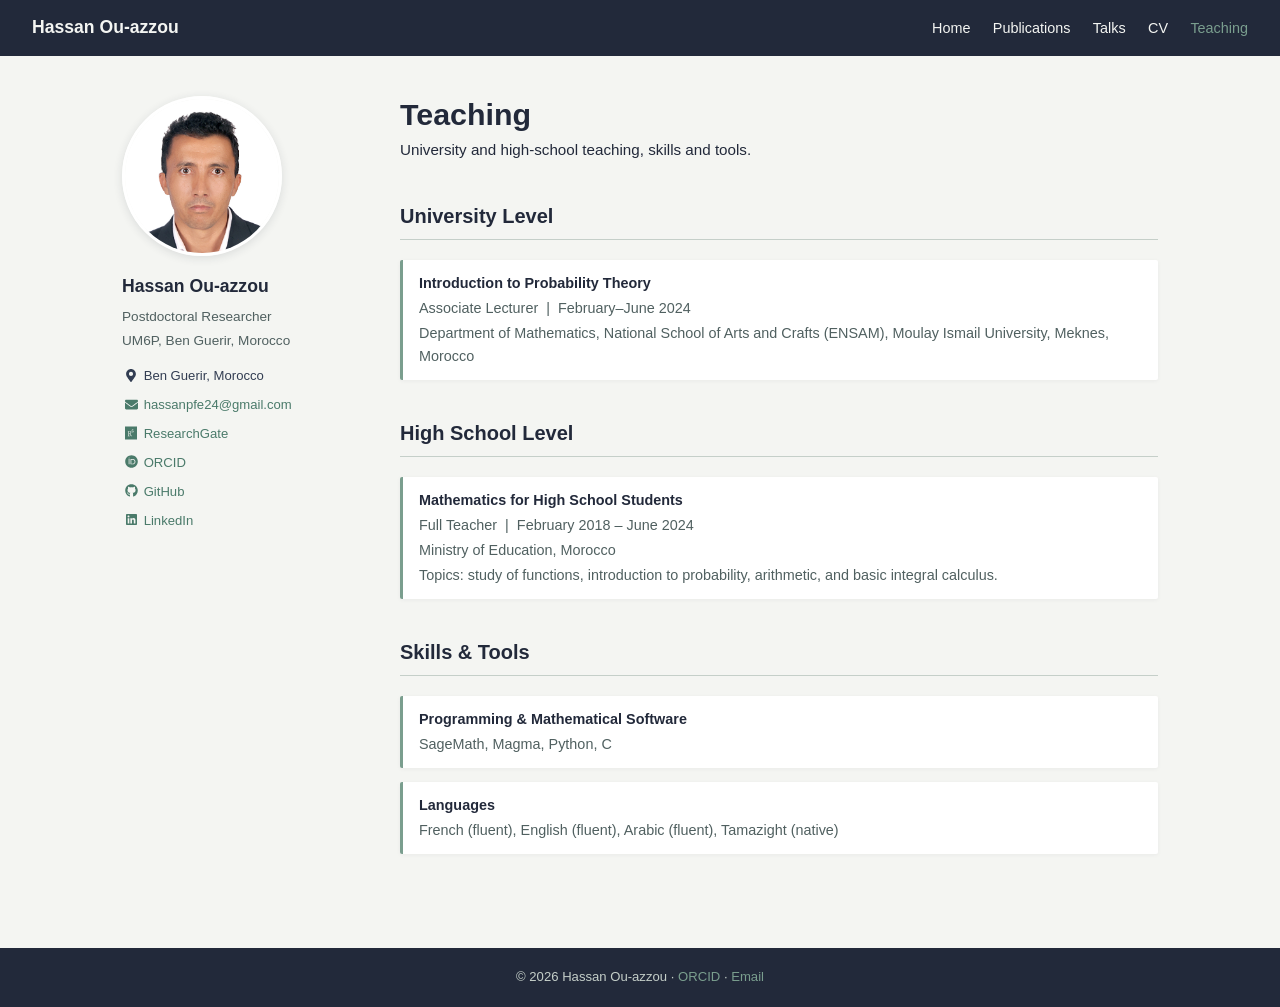
<file: teaching.html>
<!DOCTYPE html>
<html lang="en">
<head>
    <meta charset="UTF-8">
    <meta name="viewport" content="width=device-width, initial-scale=1.0">

    <title>Teaching — Hassan Ou-azzou</title>
    <meta name="description" content="Teaching experience of Hassan Ou-azzou at university and high-school level, plus programming and mathematical software skills (SageMath, Magma, Python, C).">
    <meta name="author" content="Hassan Ou-azzou">
    <meta name="robots" content="index, follow">
    <link rel="canonical" href="https://ouazzouu.github.io/Hassan-Ou-azzou/teaching.html">

    <meta property="og:type" content="website">
    <meta property="og:title" content="Teaching — Hassan Ou-azzou">
    <meta property="og:description" content="University and high-school teaching, programming and mathematical software skills.">
    <meta property="og:url" content="https://ouazzouu.github.io/Hassan-Ou-azzou/teaching.html">
    <meta property="og:image" content="https://ouazzouu.github.io/Hassan-Ou-azzou/profile.jpg">
    <meta name="twitter:card" content="summary">

    <link rel="icon" href="data:image/svg+xml,<svg xmlns='http://www.w3.org/2000/svg' viewBox='0 0 64 64'><rect width='64' height='64' rx='12' fill='%2322293a'/><text x='32' y='44' font-size='34' text-anchor='middle' fill='%237a9e8e' font-family='Georgia,serif'>H</text></svg>">
    <link rel="stylesheet" href="style.css">
    <link rel="stylesheet" href="icons.css">

    <script type="application/ld+json">
    {
      "@context": "https://schema.org",
      "@type": "Person",
      "name": "Hassan Ou-azzou",
      "jobTitle": "Postdoctoral Researcher",
      "url": "https://ouazzouu.github.io/Hassan-Ou-azzou/",
      "worksFor": { "@type": "Organization", "name": "Mohammed VI Polytechnic University (UM6P)" },
      "sameAs": [
        "https://orcid.org/0000-0001-7401-6150",
        "https://www.researchgate.net/profile/Hassan-Ou-Azzou",
        "https://github.com/ouazzouu",
        "https://www.linkedin.com/in/hassan-ou-azzou-042560175/"
      ]
    }
    </script>
</head>
<body>

<a class="skip-link" href="#main">Skip to content</a>

<nav class="site-nav">
    <a class="nav-title" href="index.html">Hassan Ou-azzou</a>
    <ul class="nav-links">
        <li><a href="index.html">Home</a></li>
        <li><a href="research.html">Publications</a></li>
        <li><a href="talks.html">Talks</a></li>
        <li><a href="cv.html">CV</a></li>
        <li><a href="teaching.html" aria-current="page">Teaching</a></li>
    </ul>
</nav>

<div class="container">

    <aside class="sidebar">
        <img src="profile.jpg" alt="Portrait of Hassan Ou-azzou">
        <div class="sidebar-name">Hassan Ou-azzou</div>
        <div class="sidebar-bio">Postdoctoral Researcher<br>UM6P, Ben Guerir, Morocco</div>
        <ul class="sidebar-links">
            <li><i class="fas fa-fw fa-map-marker-alt"></i> Ben Guerir, Morocco</li>
            <li><a href="mailto:hassanpfe24@gmail.com"><i class="fas fa-fw fa-envelope"></i> hassanpfe24@gmail.com</a></li>
            <li><a href="https://www.researchgate.net/profile/Hassan-Ou-Azzou" target="_blank" rel="noopener"><i class="fab fa-fw fa-researchgate"></i> ResearchGate</a></li>
            <li><a href="https://orcid.org/0000-0001-7401-6150" target="_blank" rel="noopener"><i class="fab fa-fw fa-orcid"></i> ORCID</a></li>
            <li><a href="https://github.com/ouazzouu" target="_blank" rel="noopener"><i class="fab fa-fw fa-github"></i> GitHub</a></li>
            <li><a href="https://www.linkedin.com/in/hassan-ou-azzou-042560175/" target="_blank" rel="noopener"><i class="fab fa-fw fa-linkedin"></i> LinkedIn</a></li>
        </ul>
    </aside>

    <main class="content" id="main">

        <h1>Teaching</h1>
        <p class="subtitle">University and high-school teaching, skills and tools.</p>

        <h2>University Level</h2>

        <div class="card">
            <div class="card-title">Introduction to Probability Theory</div>
            <div class="card-detail">Associate Lecturer &nbsp;|&nbsp; February–June 2024</div>
            <div class="card-detail">Department of Mathematics, National School of Arts and Crafts (ENSAM), Moulay Ismail University, Meknes, Morocco</div>
        </div>

        <h2>High School Level</h2>

        <div class="card">
            <div class="card-title">Mathematics for High School Students</div>
            <div class="card-detail">Full Teacher &nbsp;|&nbsp; February 2018 – June 2024</div>
            <div class="card-detail">Ministry of Education, Morocco</div>
            <div class="card-detail">Topics: study of functions, introduction to probability, arithmetic, and basic integral calculus.</div>
        </div>

        <h2>Skills &amp; Tools</h2>

        <div class="card">
            <div class="card-title">Programming &amp; Mathematical Software</div>
            <div class="card-detail">SageMath, Magma, Python, C</div>
        </div>

        <div class="card">
            <div class="card-title">Languages</div>
            <div class="card-detail">French (fluent), English (fluent), Arabic (fluent), Tamazight (native)</div>
        </div>

    </main>

</div>

<footer class="site-footer">
    &copy; 2026 Hassan Ou-azzou &middot;
    <a href="https://orcid.org/0000-0001-7401-6150" target="_blank" rel="noopener">ORCID</a> &middot;
    <a href="mailto:hassanpfe24@gmail.com">Email</a>
</footer>

</body>
</html>
</file>
<file: style.css>
/* =========================================================
   Hassan Ou-azzou — personal academic website
   Shared stylesheet ("Ink & Sage" theme), self-hosted.
   ========================================================= */

:root {
    --ink:    #22293a;   /* dark navy  */
    --ink-2:  #323d52;
    --sage:   #7a9e8e;   /* accent     */
    --sage-d: #4a7a6a;
    --paper:  #f4f5f2;   /* page bg    */
    --muted:  #506060;
    --line:   #c5cfc9;
    --card:   #ffffff;
}

* { margin: 0; padding: 0; box-sizing: border-box; }

html { scroll-behavior: smooth; }

body {
    font-family: -apple-system, BlinkMacSystemFont, "Segoe UI", Roboto, Helvetica, Arial, sans-serif;
    background: var(--paper);
    color: var(--ink);
    line-height: 1.7;
    font-size: 16px;
    -webkit-font-smoothing: antialiased;
}

/* ---- Skip link (accessibility) ---- */
.skip-link {
    position: absolute; left: -999px; top: 0;
    background: var(--ink); color: #fff; padding: 10px 16px; z-index: 1000;
}
.skip-link:focus { left: 8px; top: 8px; }

/* ---- NAV ---- */
nav.site-nav {
    background: var(--ink);
    padding: 0 2em;
    display: flex;
    align-items: center;
    height: 56px;
    position: sticky;
    top: 0;
    z-index: 100;
    flex-wrap: wrap;
}
.nav-title {
    color: var(--paper);
    font-size: 1.1em;
    font-weight: 600;
    text-decoration: none;
    margin-right: auto;
}
.nav-links { display: flex; gap: 1.4em; list-style: none; flex-wrap: wrap; }
.nav-links a {
    color: var(--paper);
    text-decoration: none;
    font-size: 0.9em;
    transition: color 0.2s;
}
.nav-links a:hover,
.nav-links a[aria-current="page"] { color: var(--sage); }

/* ---- LAYOUT ---- */
.container {
    max-width: 1100px;
    margin: 0 auto;
    padding: 2.5em 2em;
    display: flex;
    gap: 3em;
    align-items: flex-start;
}

/* ---- SIDEBAR ---- */
.sidebar { width: 230px; flex-shrink: 0; position: sticky; top: 80px; }
.sidebar img {
    width: 160px; height: 160px;
    border-radius: 50%;
    object-fit: cover;
    display: block;
    margin-bottom: 1em;
    border: 3px solid #fff;
    box-shadow: 0 2px 10px rgba(34,41,58,0.12);
}
.sidebar-name { font-size: 1.1em; font-weight: 700; color: var(--ink); margin-bottom: 0.2em; }
.sidebar-bio { font-size: 0.85em; color: var(--muted); margin-bottom: 1em; }
.sidebar-links { list-style: none; }
.sidebar-links li { font-size: 0.82em; margin-bottom: 0.5em; color: var(--ink-2); }
.sidebar-links a { color: var(--sage-d); text-decoration: none; }
.sidebar-links a:hover { color: var(--ink); }
.sidebar-links i { width: 18px; text-align: center; }

/* ---- MAIN CONTENT ---- */
.content { flex: 1; min-width: 0; }
.content p { color: var(--ink); margin-bottom: 1em; font-size: 0.95em; }
.content a { color: var(--sage-d); text-decoration: none; }
.content a:hover { text-decoration: underline; color: var(--ink); }

h1 {
    font-size: 1.9em;
    color: var(--ink);
    line-height: 1.2;
    margin-bottom: 0.15em;
}
.subtitle { color: var(--muted); font-size: 1.02em; margin-bottom: 1.4em; }

h2 {
    font-size: 1.25em;
    color: var(--ink);
    margin: 1.8em 0 1em;
    padding-bottom: 0.3em;
    border-bottom: 1px solid var(--line);
}

/* ---- Research-interest blocks ---- */
.ri-item {
    border-left: 3px solid var(--sage);
    padding: 2px 0 2px 1em;
    margin-bottom: 1em;
    font-size: 0.92em;
    color: var(--ink);
}

/* ---- Card lists (publications, talks, cv, teaching) ---- */
.card-list { list-style: none; padding: 0; margin: 0 0 2em; }
.card-list li,
.card {
    margin-bottom: 14px;
    padding: 12px 16px;
    background: var(--card);
    border-left: 3px solid var(--sage);
    border-radius: 2px;
    font-size: 0.9em;
    line-height: 1.6;
    box-shadow: 0 1px 4px rgba(34,41,58,0.05);
}
.pub-title  { font-weight: 700; font-style: italic; color: var(--ink); }
.pub-journal { color: var(--ink-2); }
.pub-links { margin-top: 5px; }
.pub-links a { color: var(--sage-d); text-decoration: none; margin-right: 12px; font-size: 0.92em; }
.pub-links a:hover { text-decoration: underline; color: var(--ink); }

.card-title   { font-weight: 600; color: var(--ink); }
.card-detail  { color: var(--muted); margin-top: 2px; }
.card-detail em { font-style: italic; }
.card-venue   { color: var(--muted); font-style: italic; margin-top: 2px; }

.year-heading {
    font-size: 1.05em; font-weight: 700; color: var(--sage-d);
    margin: 1.8em 0 0.6em; border-bottom: 1px solid var(--line); padding-bottom: 4px;
}

.pub-tag {
    display: inline-block; background: #e4eeea; color: var(--ink);
    font-size: 0.78em; padding: 1px 8px; border-radius: 10px; margin-right: 6px;
}

.btn {
    display: inline-block; background: var(--sage-d); color: #fff !important;
    padding: 7px 16px; border-radius: 4px; text-decoration: none !important;
    font-size: 0.9em; margin-bottom: 1em;
}
.btn:hover { background: var(--ink); }

/* ---- FOOTER ---- */
footer.site-footer {
    background: var(--ink);
    color: var(--line);
    text-align: center;
    padding: 1.4em;
    font-size: 0.82em;
    margin-top: 3em;
}
footer.site-footer a { color: var(--sage); text-decoration: none; }

/* ---- RESPONSIVE ---- */
@media (max-width: 760px) {
    .container { flex-direction: column; padding: 1.6em 1.2em; gap: 1.8em; }
    .sidebar { width: 100%; position: static; display: flex; gap: 1.3em; align-items: flex-start; }
    .sidebar img { width: 96px; height: 96px; margin-bottom: 0; }
    nav.site-nav { padding: 0 1.2em; }
    h1 { font-size: 1.55em; }
}
</file>
<file: icons.css>
/* Local icon set — replaces the Font Awesome CDN. Inline SVG masks, inherit text color (currentColor). */
.fa,.fas,.fab{display:inline-block;width:1em;height:1em;vertical-align:-0.125em;background-color:currentColor;-webkit-mask-repeat:no-repeat;mask-repeat:no-repeat;-webkit-mask-position:center;mask-position:center;-webkit-mask-size:contain;mask-size:contain;}
.fa-fw{width:1.25em;text-align:center;}
.fa-map-marker-alt{-webkit-mask-image:url("data:image/svg+xml,%3Csvg%20xmlns%3D'http%3A%2F%2Fwww.w3.org%2F2000%2Fsvg'%20viewBox%3D'0%200%20384%20512'%3E%3C!--%20Font%20Awesome%20Free%205.15.4%20by%20%40fontawesome%20-%20https%3A%2F%2Ffontawesome.com%20License%20-%20https%3A%2F%2Ffontawesome.com%2Flicense%2Ffree%20(Icons%3A%20CC%20BY%204.0%2C%20Fonts%3A%20SIL%20OFL%201.1%2C%20Code%3A%20MIT%20License)%20--%3E%3Cpath%20d%3D'M172.268%20501.67C26.97%20291.031%200%20269.413%200%20192%200%2085.961%2085.961%200%20192%200s192%2085.961%20192%20192c0%2077.413-26.97%2099.031-172.268%20309.67-9.535%2013.774-29.93%2013.773-39.464%200zM192%20272c44.183%200%2080-35.817%2080-80s-35.817-80-80-80-80%2035.817-80%2080%2035.817%2080%2080%2080z'%2F%3E%3C%2Fsvg%3E");mask-image:url("data:image/svg+xml,%3Csvg%20xmlns%3D'http%3A%2F%2Fwww.w3.org%2F2000%2Fsvg'%20viewBox%3D'0%200%20384%20512'%3E%3C!--%20Font%20Awesome%20Free%205.15.4%20by%20%40fontawesome%20-%20https%3A%2F%2Ffontawesome.com%20License%20-%20https%3A%2F%2Ffontawesome.com%2Flicense%2Ffree%20(Icons%3A%20CC%20BY%204.0%2C%20Fonts%3A%20SIL%20OFL%201.1%2C%20Code%3A%20MIT%20License)%20--%3E%3Cpath%20d%3D'M172.268%20501.67C26.97%20291.031%200%20269.413%200%20192%200%2085.961%2085.961%200%20192%200s192%2085.961%20192%20192c0%2077.413-26.97%2099.031-172.268%20309.67-9.535%2013.774-29.93%2013.773-39.464%200zM192%20272c44.183%200%2080-35.817%2080-80s-35.817-80-80-80-80%2035.817-80%2080%2035.817%2080%2080%2080z'%2F%3E%3C%2Fsvg%3E");}
.fa-envelope{-webkit-mask-image:url("data:image/svg+xml,%3Csvg%20xmlns%3D'http%3A%2F%2Fwww.w3.org%2F2000%2Fsvg'%20viewBox%3D'0%200%20512%20512'%3E%3C!--%20Font%20Awesome%20Free%205.15.4%20by%20%40fontawesome%20-%20https%3A%2F%2Ffontawesome.com%20License%20-%20https%3A%2F%2Ffontawesome.com%2Flicense%2Ffree%20(Icons%3A%20CC%20BY%204.0%2C%20Fonts%3A%20SIL%20OFL%201.1%2C%20Code%3A%20MIT%20License)%20--%3E%3Cpath%20d%3D'M502.3%20190.8c3.9-3.1%209.7-.2%209.7%204.7V400c0%2026.5-21.5%2048-48%2048H48c-26.5%200-48-21.5-48-48V195.6c0-5%205.7-7.8%209.7-4.7%2022.4%2017.4%2052.1%2039.5%20154.1%20113.6%2021.1%2015.4%2056.7%2047.8%2092.2%2047.6%2035.7.3%2072-32.8%2092.3-47.6%20102-74.1%20131.6-96.3%20154-113.7zM256%20320c23.2.4%2056.6-29.2%2073.4-41.4%20132.7-96.3%20142.8-104.7%20173.4-128.7%205.8-4.5%209.2-11.5%209.2-18.9v-19c0-26.5-21.5-48-48-48H48C21.5%2064%200%2085.5%200%20112v19c0%207.4%203.4%2014.3%209.2%2018.9%2030.6%2023.9%2040.7%2032.4%20173.4%20128.7%2016.8%2012.2%2050.2%2041.8%2073.4%2041.4z'%2F%3E%3C%2Fsvg%3E");mask-image:url("data:image/svg+xml,%3Csvg%20xmlns%3D'http%3A%2F%2Fwww.w3.org%2F2000%2Fsvg'%20viewBox%3D'0%200%20512%20512'%3E%3C!--%20Font%20Awesome%20Free%205.15.4%20by%20%40fontawesome%20-%20https%3A%2F%2Ffontawesome.com%20License%20-%20https%3A%2F%2Ffontawesome.com%2Flicense%2Ffree%20(Icons%3A%20CC%20BY%204.0%2C%20Fonts%3A%20SIL%20OFL%201.1%2C%20Code%3A%20MIT%20License)%20--%3E%3Cpath%20d%3D'M502.3%20190.8c3.9-3.1%209.7-.2%209.7%204.7V400c0%2026.5-21.5%2048-48%2048H48c-26.5%200-48-21.5-48-48V195.6c0-5%205.7-7.8%209.7-4.7%2022.4%2017.4%2052.1%2039.5%20154.1%20113.6%2021.1%2015.4%2056.7%2047.8%2092.2%2047.6%2035.7.3%2072-32.8%2092.3-47.6%20102-74.1%20131.6-96.3%20154-113.7zM256%20320c23.2.4%2056.6-29.2%2073.4-41.4%20132.7-96.3%20142.8-104.7%20173.4-128.7%205.8-4.5%209.2-11.5%209.2-18.9v-19c0-26.5-21.5-48-48-48H48C21.5%2064%200%2085.5%200%20112v19c0%207.4%203.4%2014.3%209.2%2018.9%2030.6%2023.9%2040.7%2032.4%20173.4%20128.7%2016.8%2012.2%2050.2%2041.8%2073.4%2041.4z'%2F%3E%3C%2Fsvg%3E");}
.fa-file-pdf{-webkit-mask-image:url("data:image/svg+xml,%3Csvg%20xmlns%3D'http%3A%2F%2Fwww.w3.org%2F2000%2Fsvg'%20viewBox%3D'0%200%20384%20512'%3E%3C!--%20Font%20Awesome%20Free%205.15.4%20by%20%40fontawesome%20-%20https%3A%2F%2Ffontawesome.com%20License%20-%20https%3A%2F%2Ffontawesome.com%2Flicense%2Ffree%20(Icons%3A%20CC%20BY%204.0%2C%20Fonts%3A%20SIL%20OFL%201.1%2C%20Code%3A%20MIT%20License)%20--%3E%3Cpath%20d%3D'M181.9%20256.1c-5-16-4.9-46.9-2-46.9%208.4%200%207.6%2036.9%202%2046.9zm-1.7%2047.2c-7.7%2020.2-17.3%2043.3-28.4%2062.7%2018.3-7%2039-17.2%2062.9-21.9-12.7-9.6-24.9-23.4-34.5-40.8zM86.1%20428.1c0%20.8%2013.2-5.4%2034.9-40.2-6.7%206.3-29.1%2024.5-34.9%2040.2zM248%20160h136v328c0%2013.3-10.7%2024-24%2024H24c-13.3%200-24-10.7-24-24V24C0%2010.7%2010.7%200%2024%200h200v136c0%2013.2%2010.8%2024%2024%2024zm-8%20171.8c-20-12.2-33.3-29-42.7-53.8%204.5-18.5%2011.6-46.6%206.2-64.2-4.7-29.4-42.4-26.5-47.8-6.8-5%2018.3-.4%2044.1%208.1%2077-11.6%2027.6-28.7%2064.6-40.8%2085.8-.1%200-.1.1-.2.1-27.1%2013.9-73.6%2044.5-54.5%2068%205.6%206.9%2016%2010%2021.5%2010%2017.9%200%2035.7-18%2061.1-61.8%2025.8-8.5%2054.1-19.1%2079-23.2%2021.7%2011.8%2047.1%2019.5%2064%2019.5%2029.2%200%2031.2-32%2019.7-43.4-13.9-13.6-54.3-9.7-73.6-7.2zM377%20105L279%207c-4.5-4.5-10.6-7-17-7h-6v128h128v-6.1c0-6.3-2.5-12.4-7-16.9zm-74.1%20255.3c4.1-2.7-2.5-11.9-42.8-9%2037.1%2015.8%2042.8%209%2042.8%209z'%2F%3E%3C%2Fsvg%3E");mask-image:url("data:image/svg+xml,%3Csvg%20xmlns%3D'http%3A%2F%2Fwww.w3.org%2F2000%2Fsvg'%20viewBox%3D'0%200%20384%20512'%3E%3C!--%20Font%20Awesome%20Free%205.15.4%20by%20%40fontawesome%20-%20https%3A%2F%2Ffontawesome.com%20License%20-%20https%3A%2F%2Ffontawesome.com%2Flicense%2Ffree%20(Icons%3A%20CC%20BY%204.0%2C%20Fonts%3A%20SIL%20OFL%201.1%2C%20Code%3A%20MIT%20License)%20--%3E%3Cpath%20d%3D'M181.9%20256.1c-5-16-4.9-46.9-2-46.9%208.4%200%207.6%2036.9%202%2046.9zm-1.7%2047.2c-7.7%2020.2-17.3%2043.3-28.4%2062.7%2018.3-7%2039-17.2%2062.9-21.9-12.7-9.6-24.9-23.4-34.5-40.8zM86.1%20428.1c0%20.8%2013.2-5.4%2034.9-40.2-6.7%206.3-29.1%2024.5-34.9%2040.2zM248%20160h136v328c0%2013.3-10.7%2024-24%2024H24c-13.3%200-24-10.7-24-24V24C0%2010.7%2010.7%200%2024%200h200v136c0%2013.2%2010.8%2024%2024%2024zm-8%20171.8c-20-12.2-33.3-29-42.7-53.8%204.5-18.5%2011.6-46.6%206.2-64.2-4.7-29.4-42.4-26.5-47.8-6.8-5%2018.3-.4%2044.1%208.1%2077-11.6%2027.6-28.7%2064.6-40.8%2085.8-.1%200-.1.1-.2.1-27.1%2013.9-73.6%2044.5-54.5%2068%205.6%206.9%2016%2010%2021.5%2010%2017.9%200%2035.7-18%2061.1-61.8%2025.8-8.5%2054.1-19.1%2079-23.2%2021.7%2011.8%2047.1%2019.5%2064%2019.5%2029.2%200%2031.2-32%2019.7-43.4-13.9-13.6-54.3-9.7-73.6-7.2zM377%20105L279%207c-4.5-4.5-10.6-7-17-7h-6v128h128v-6.1c0-6.3-2.5-12.4-7-16.9zm-74.1%20255.3c4.1-2.7-2.5-11.9-42.8-9%2037.1%2015.8%2042.8%209%2042.8%209z'%2F%3E%3C%2Fsvg%3E");}
.fa-researchgate{-webkit-mask-image:url("data:image/svg+xml,%3Csvg%20xmlns%3D'http%3A%2F%2Fwww.w3.org%2F2000%2Fsvg'%20viewBox%3D'0%200%20448%20512'%3E%3C!--%20Font%20Awesome%20Free%205.15.4%20by%20%40fontawesome%20-%20https%3A%2F%2Ffontawesome.com%20License%20-%20https%3A%2F%2Ffontawesome.com%2Flicense%2Ffree%20(Icons%3A%20CC%20BY%204.0%2C%20Fonts%3A%20SIL%20OFL%201.1%2C%20Code%3A%20MIT%20License)%20--%3E%3Cpath%20d%3D'M0%2032v448h448V32H0zm262.2%20334.4c-6.6%203-33.2%206-50-14.2-9.2-10.6-25.3-33.3-42.2-63.6-8.9%200-14.7%200-21.4-.6v46.4c0%2023.5%206%2021.2%2025.8%2023.9v8.1c-6.9-.3-23.1-.8-35.6-.8-13.1%200-26.1.6-33.6.8v-8.1c15.5-2.9%2022-1.3%2022-23.9V225c0-22.6-6.4-21-22-23.9V193c25.8%201%2053.1-.6%2070.9-.6%2031.7%200%2055.9%2014.4%2055.9%2045.6%200%2021.1-16.7%2042.2-39.2%2047.5%2013.6%2024.2%2030%2045.6%2042.2%2058.9%207.2%207.8%2017.2%2014.7%2027.2%2014.7v7.3zm22.9-135c-23.3%200-32.2-15.7-32.2-32.2V167c0-12.2%208.8-30.4%2034-30.4s30.4%2017.9%2030.4%2017.9l-10.7%207.2s-5.5-12.5-19.7-12.5c-7.9%200-19.7%207.3-19.7%2019.7v26.8c0%2013.4%206.6%2023.3%2017.9%2023.3%2014.1%200%2021.5-10.9%2021.5-26.8h-17.9v-10.7h30.4c0%2020.5%204.7%2049.9-34%2049.9zm-116.5%2044.7c-9.4%200-13.6-.3-20-.8v-69.7c6.4-.6%2015-.6%2022.5-.6%2023.3%200%2037.2%2012.2%2037.2%2034.5%200%2021.9-15%2036.6-39.7%2036.6z'%2F%3E%3C%2Fsvg%3E");mask-image:url("data:image/svg+xml,%3Csvg%20xmlns%3D'http%3A%2F%2Fwww.w3.org%2F2000%2Fsvg'%20viewBox%3D'0%200%20448%20512'%3E%3C!--%20Font%20Awesome%20Free%205.15.4%20by%20%40fontawesome%20-%20https%3A%2F%2Ffontawesome.com%20License%20-%20https%3A%2F%2Ffontawesome.com%2Flicense%2Ffree%20(Icons%3A%20CC%20BY%204.0%2C%20Fonts%3A%20SIL%20OFL%201.1%2C%20Code%3A%20MIT%20License)%20--%3E%3Cpath%20d%3D'M0%2032v448h448V32H0zm262.2%20334.4c-6.6%203-33.2%206-50-14.2-9.2-10.6-25.3-33.3-42.2-63.6-8.9%200-14.7%200-21.4-.6v46.4c0%2023.5%206%2021.2%2025.8%2023.9v8.1c-6.9-.3-23.1-.8-35.6-.8-13.1%200-26.1.6-33.6.8v-8.1c15.5-2.9%2022-1.3%2022-23.9V225c0-22.6-6.4-21-22-23.9V193c25.8%201%2053.1-.6%2070.9-.6%2031.7%200%2055.9%2014.4%2055.9%2045.6%200%2021.1-16.7%2042.2-39.2%2047.5%2013.6%2024.2%2030%2045.6%2042.2%2058.9%207.2%207.8%2017.2%2014.7%2027.2%2014.7v7.3zm22.9-135c-23.3%200-32.2-15.7-32.2-32.2V167c0-12.2%208.8-30.4%2034-30.4s30.4%2017.9%2030.4%2017.9l-10.7%207.2s-5.5-12.5-19.7-12.5c-7.9%200-19.7%207.3-19.7%2019.7v26.8c0%2013.4%206.6%2023.3%2017.9%2023.3%2014.1%200%2021.5-10.9%2021.5-26.8h-17.9v-10.7h30.4c0%2020.5%204.7%2049.9-34%2049.9zm-116.5%2044.7c-9.4%200-13.6-.3-20-.8v-69.7c6.4-.6%2015-.6%2022.5-.6%2023.3%200%2037.2%2012.2%2037.2%2034.5%200%2021.9-15%2036.6-39.7%2036.6z'%2F%3E%3C%2Fsvg%3E");}
.fa-orcid{-webkit-mask-image:url("data:image/svg+xml,%3Csvg%20xmlns%3D'http%3A%2F%2Fwww.w3.org%2F2000%2Fsvg'%20viewBox%3D'0%200%20512%20512'%3E%3C!--%20Font%20Awesome%20Free%205.15.4%20by%20%40fontawesome%20-%20https%3A%2F%2Ffontawesome.com%20License%20-%20https%3A%2F%2Ffontawesome.com%2Flicense%2Ffree%20(Icons%3A%20CC%20BY%204.0%2C%20Fonts%3A%20SIL%20OFL%201.1%2C%20Code%3A%20MIT%20License)%20--%3E%3Cpath%20d%3D'M294.75%20188.19h-45.92V342h47.47c67.62%200%2083.12-51.34%2083.12-76.91%200-41.64-26.54-76.9-84.67-76.9zM256%208C119%208%208%20119%208%20256s111%20248%20248%20248%20248-111%20248-248S393%208%20256%208zm-80.79%20360.76h-29.84v-207.5h29.84zm-14.92-231.14a19.57%2019.57%200%201%201%2019.57-19.57%2019.64%2019.64%200%200%201-19.57%2019.57zM300%20369h-81V161.26h80.6c76.73%200%20110.44%2054.83%20110.44%20103.85C410%20318.39%20368.38%20369%20300%20369z'%2F%3E%3C%2Fsvg%3E");mask-image:url("data:image/svg+xml,%3Csvg%20xmlns%3D'http%3A%2F%2Fwww.w3.org%2F2000%2Fsvg'%20viewBox%3D'0%200%20512%20512'%3E%3C!--%20Font%20Awesome%20Free%205.15.4%20by%20%40fontawesome%20-%20https%3A%2F%2Ffontawesome.com%20License%20-%20https%3A%2F%2Ffontawesome.com%2Flicense%2Ffree%20(Icons%3A%20CC%20BY%204.0%2C%20Fonts%3A%20SIL%20OFL%201.1%2C%20Code%3A%20MIT%20License)%20--%3E%3Cpath%20d%3D'M294.75%20188.19h-45.92V342h47.47c67.62%200%2083.12-51.34%2083.12-76.91%200-41.64-26.54-76.9-84.67-76.9zM256%208C119%208%208%20119%208%20256s111%20248%20248%20248%20248-111%20248-248S393%208%20256%208zm-80.79%20360.76h-29.84v-207.5h29.84zm-14.92-231.14a19.57%2019.57%200%201%201%2019.57-19.57%2019.64%2019.64%200%200%201-19.57%2019.57zM300%20369h-81V161.26h80.6c76.73%200%20110.44%2054.83%20110.44%20103.85C410%20318.39%20368.38%20369%20300%20369z'%2F%3E%3C%2Fsvg%3E");}
.fa-github{-webkit-mask-image:url("data:image/svg+xml,%3Csvg%20xmlns%3D'http%3A%2F%2Fwww.w3.org%2F2000%2Fsvg'%20viewBox%3D'0%200%20496%20512'%3E%3C!--%20Font%20Awesome%20Free%205.15.4%20by%20%40fontawesome%20-%20https%3A%2F%2Ffontawesome.com%20License%20-%20https%3A%2F%2Ffontawesome.com%2Flicense%2Ffree%20(Icons%3A%20CC%20BY%204.0%2C%20Fonts%3A%20SIL%20OFL%201.1%2C%20Code%3A%20MIT%20License)%20--%3E%3Cpath%20d%3D'M165.9%20397.4c0%202-2.3%203.6-5.2%203.6-3.3.3-5.6-1.3-5.6-3.6%200-2%202.3-3.6%205.2-3.6%203-.3%205.6%201.3%205.6%203.6zm-31.1-4.5c-.7%202%201.3%204.3%204.3%204.9%202.6%201%205.6%200%206.2-2s-1.3-4.3-4.3-5.2c-2.6-.7-5.5.3-6.2%202.3zm44.2-1.7c-2.9.7-4.9%202.6-4.6%204.9.3%202%202.9%203.3%205.9%202.6%202.9-.7%204.9-2.6%204.6-4.6-.3-1.9-3-3.2-5.9-2.9zM244.8%208C106.1%208%200%20113.3%200%20252c0%20110.9%2069.8%20205.8%20169.5%20239.2%2012.8%202.3%2017.3-5.6%2017.3-12.1%200-6.2-.3-40.4-.3-61.4%200%200-70%2015-84.7-29.8%200%200-11.4-29.1-27.8-36.6%200%200-22.9-15.7%201.6-15.4%200%200%2024.9%202%2038.6%2025.8%2021.9%2038.6%2058.6%2027.5%2072.9%2020.9%202.3-16%208.8-27.1%2016-33.7-55.9-6.2-112.3-14.3-112.3-110.5%200-27.5%207.6-41.3%2023.6-58.9-2.6-6.5-11.1-33.3%202.6-67.9%2020.9-6.5%2069%2027%2069%2027%2020-5.6%2041.5-8.5%2062.8-8.5s42.8%202.9%2062.8%208.5c0%200%2048.1-33.6%2069-27%2013.7%2034.7%205.2%2061.4%202.6%2067.9%2016%2017.7%2025.8%2031.5%2025.8%2058.9%200%2096.5-58.9%20104.2-114.8%20110.5%209.2%207.9%2017%2022.9%2017%2046.4%200%2033.7-.3%2075.4-.3%2083.6%200%206.5%204.6%2014.4%2017.3%2012.1C428.2%20457.8%20496%20362.9%20496%20252%20496%20113.3%20383.5%208%20244.8%208zM97.2%20352.9c-1.3%201-1%203.3.7%205.2%201.6%201.6%203.9%202.3%205.2%201%201.3-1%201-3.3-.7-5.2-1.6-1.6-3.9-2.3-5.2-1zm-10.8-8.1c-.7%201.3.3%202.9%202.3%203.9%201.6%201%203.6.7%204.3-.7.7-1.3-.3-2.9-2.3-3.9-2-.6-3.6-.3-4.3.7zm32.4%2035.6c-1.6%201.3-1%204.3%201.3%206.2%202.3%202.3%205.2%202.6%206.5%201%201.3-1.3.7-4.3-1.3-6.2-2.2-2.3-5.2-2.6-6.5-1zm-11.4-14.7c-1.6%201-1.6%203.6%200%205.9%201.6%202.3%204.3%203.3%205.6%202.3%201.6-1.3%201.6-3.9%200-6.2-1.4-2.3-4-3.3-5.6-2z'%2F%3E%3C%2Fsvg%3E");mask-image:url("data:image/svg+xml,%3Csvg%20xmlns%3D'http%3A%2F%2Fwww.w3.org%2F2000%2Fsvg'%20viewBox%3D'0%200%20496%20512'%3E%3C!--%20Font%20Awesome%20Free%205.15.4%20by%20%40fontawesome%20-%20https%3A%2F%2Ffontawesome.com%20License%20-%20https%3A%2F%2Ffontawesome.com%2Flicense%2Ffree%20(Icons%3A%20CC%20BY%204.0%2C%20Fonts%3A%20SIL%20OFL%201.1%2C%20Code%3A%20MIT%20License)%20--%3E%3Cpath%20d%3D'M165.9%20397.4c0%202-2.3%203.6-5.2%203.6-3.3.3-5.6-1.3-5.6-3.6%200-2%202.3-3.6%205.2-3.6%203-.3%205.6%201.3%205.6%203.6zm-31.1-4.5c-.7%202%201.3%204.3%204.3%204.9%202.6%201%205.6%200%206.2-2s-1.3-4.3-4.3-5.2c-2.6-.7-5.5.3-6.2%202.3zm44.2-1.7c-2.9.7-4.9%202.6-4.6%204.9.3%202%202.9%203.3%205.9%202.6%202.9-.7%204.9-2.6%204.6-4.6-.3-1.9-3-3.2-5.9-2.9zM244.8%208C106.1%208%200%20113.3%200%20252c0%20110.9%2069.8%20205.8%20169.5%20239.2%2012.8%202.3%2017.3-5.6%2017.3-12.1%200-6.2-.3-40.4-.3-61.4%200%200-70%2015-84.7-29.8%200%200-11.4-29.1-27.8-36.6%200%200-22.9-15.7%201.6-15.4%200%200%2024.9%202%2038.6%2025.8%2021.9%2038.6%2058.6%2027.5%2072.9%2020.9%202.3-16%208.8-27.1%2016-33.7-55.9-6.2-112.3-14.3-112.3-110.5%200-27.5%207.6-41.3%2023.6-58.9-2.6-6.5-11.1-33.3%202.6-67.9%2020.9-6.5%2069%2027%2069%2027%2020-5.6%2041.5-8.5%2062.8-8.5s42.8%202.9%2062.8%208.5c0%200%2048.1-33.6%2069-27%2013.7%2034.7%205.2%2061.4%202.6%2067.9%2016%2017.7%2025.8%2031.5%2025.8%2058.9%200%2096.5-58.9%20104.2-114.8%20110.5%209.2%207.9%2017%2022.9%2017%2046.4%200%2033.7-.3%2075.4-.3%2083.6%200%206.5%204.6%2014.4%2017.3%2012.1C428.2%20457.8%20496%20362.9%20496%20252%20496%20113.3%20383.5%208%20244.8%208zM97.2%20352.9c-1.3%201-1%203.3.7%205.2%201.6%201.6%203.9%202.3%205.2%201%201.3-1%201-3.3-.7-5.2-1.6-1.6-3.9-2.3-5.2-1zm-10.8-8.1c-.7%201.3.3%202.9%202.3%203.9%201.6%201%203.6.7%204.3-.7.7-1.3-.3-2.9-2.3-3.9-2-.6-3.6-.3-4.3.7zm32.4%2035.6c-1.6%201.3-1%204.3%201.3%206.2%202.3%202.3%205.2%202.6%206.5%201%201.3-1.3.7-4.3-1.3-6.2-2.2-2.3-5.2-2.6-6.5-1zm-11.4-14.7c-1.6%201-1.6%203.6%200%205.9%201.6%202.3%204.3%203.3%205.6%202.3%201.6-1.3%201.6-3.9%200-6.2-1.4-2.3-4-3.3-5.6-2z'%2F%3E%3C%2Fsvg%3E");}
.fa-linkedin{-webkit-mask-image:url("data:image/svg+xml,%3Csvg%20xmlns%3D'http%3A%2F%2Fwww.w3.org%2F2000%2Fsvg'%20viewBox%3D'0%200%20448%20512'%3E%3C!--%20Font%20Awesome%20Free%205.15.4%20by%20%40fontawesome%20-%20https%3A%2F%2Ffontawesome.com%20License%20-%20https%3A%2F%2Ffontawesome.com%2Flicense%2Ffree%20(Icons%3A%20CC%20BY%204.0%2C%20Fonts%3A%20SIL%20OFL%201.1%2C%20Code%3A%20MIT%20License)%20--%3E%3Cpath%20d%3D'M416%2032H31.9C14.3%2032%200%2046.5%200%2064.3v383.4C0%20465.5%2014.3%20480%2031.9%20480H416c17.6%200%2032-14.5%2032-32.3V64.3c0-17.8-14.4-32.3-32-32.3zM135.4%20416H69V202.2h66.5V416zm-33.2-243c-21.3%200-38.5-17.3-38.5-38.5S80.9%2096%20102.2%2096c21.2%200%2038.5%2017.3%2038.5%2038.5%200%2021.3-17.2%2038.5-38.5%2038.5zm282.1%20243h-66.4V312c0-24.8-.5-56.7-34.5-56.7-34.6%200-39.9%2027-39.9%2054.9V416h-66.4V202.2h63.7v29.2h.9c8.9-16.8%2030.6-34.5%2062.9-34.5%2067.2%200%2079.7%2044.3%2079.7%20101.9V416z'%2F%3E%3C%2Fsvg%3E");mask-image:url("data:image/svg+xml,%3Csvg%20xmlns%3D'http%3A%2F%2Fwww.w3.org%2F2000%2Fsvg'%20viewBox%3D'0%200%20448%20512'%3E%3C!--%20Font%20Awesome%20Free%205.15.4%20by%20%40fontawesome%20-%20https%3A%2F%2Ffontawesome.com%20License%20-%20https%3A%2F%2Ffontawesome.com%2Flicense%2Ffree%20(Icons%3A%20CC%20BY%204.0%2C%20Fonts%3A%20SIL%20OFL%201.1%2C%20Code%3A%20MIT%20License)%20--%3E%3Cpath%20d%3D'M416%2032H31.9C14.3%2032%200%2046.5%200%2064.3v383.4C0%20465.5%2014.3%20480%2031.9%20480H416c17.6%200%2032-14.5%2032-32.3V64.3c0-17.8-14.4-32.3-32-32.3zM135.4%20416H69V202.2h66.5V416zm-33.2-243c-21.3%200-38.5-17.3-38.5-38.5S80.9%2096%20102.2%2096c21.2%200%2038.5%2017.3%2038.5%2038.5%200%2021.3-17.2%2038.5-38.5%2038.5zm282.1%20243h-66.4V312c0-24.8-.5-56.7-34.5-56.7-34.6%200-39.9%2027-39.9%2054.9V416h-66.4V202.2h63.7v29.2h.9c8.9-16.8%2030.6-34.5%2062.9-34.5%2067.2%200%2079.7%2044.3%2079.7%20101.9V416z'%2F%3E%3C%2Fsvg%3E");}
</file>
